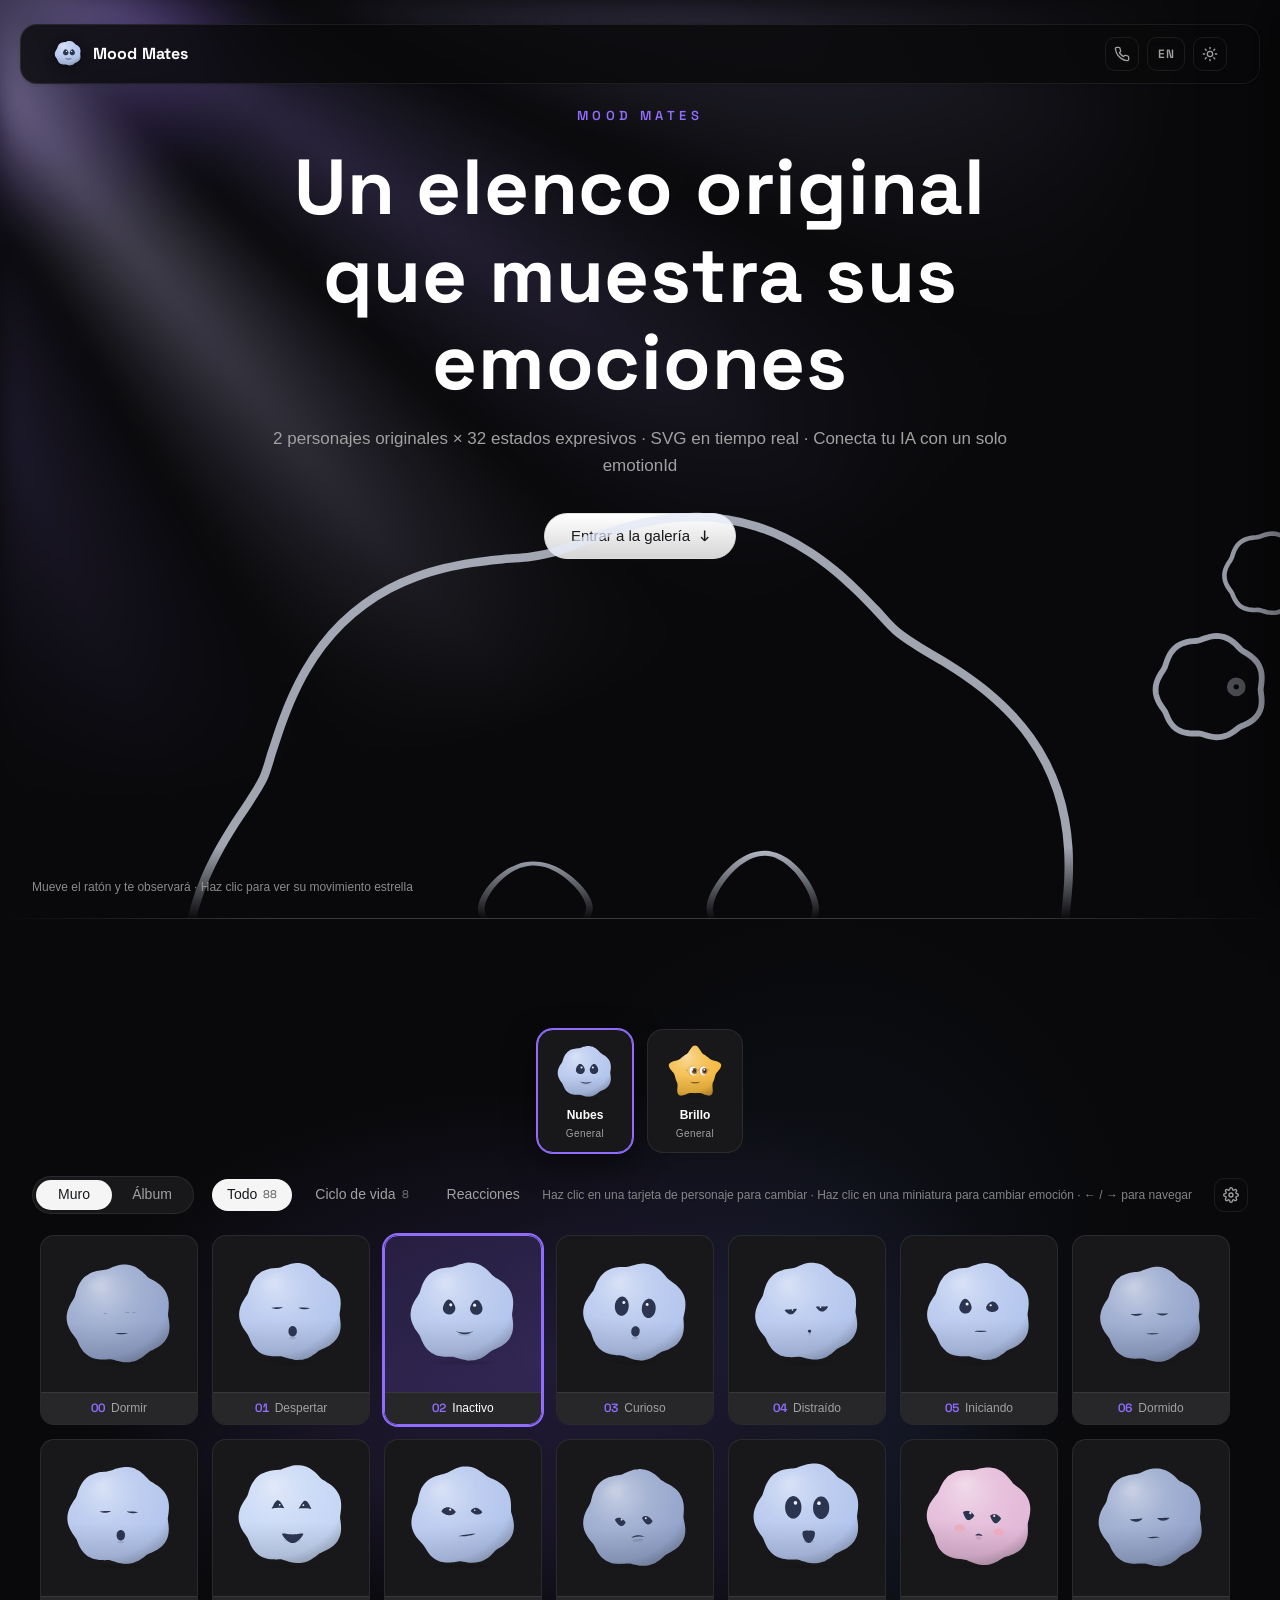
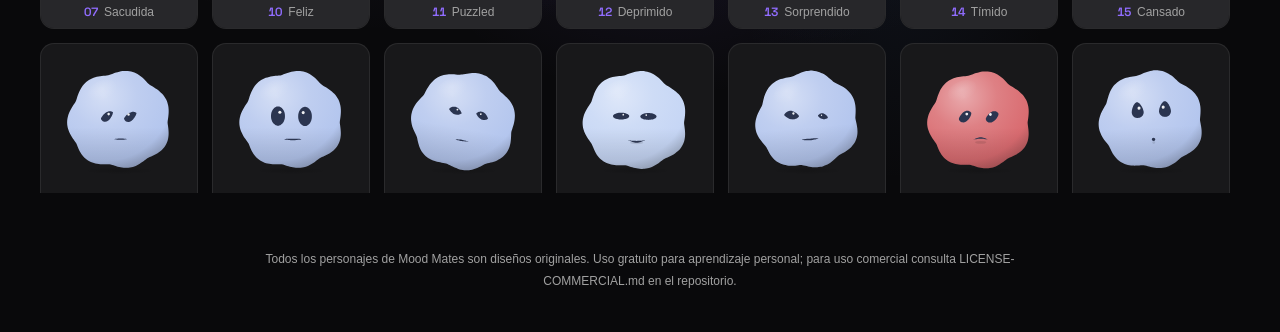
<file: rostro_animado/index.html>
<!DOCTYPE html>
<html lang="es" data-theme="dark">
<head>
  <meta charset="UTF-8">
  <meta name="viewport" content="width=device-width, initial-scale=1.0">
  <meta name="description" content="Mood Mates · Galería de personajes · Dos personajes originales × 32 expresiones de estado (SVG impulsado en tiempo real / Conexión emotionId con IA / Bilingüe y doble tema)">
  <title>Mood Mates · Galería de personajes</title>
  <link rel="icon" type="image/png" href="assets/img/favicon.png">
  <link rel="preconnect" href="https://fonts.googleapis.com">
  <link rel="preconnect" href="https://fonts.gstatic.com" crossorigin>
  <link href="https://fonts.googleapis.com/css2?family=Space+Grotesk:wght@500;600;700&display=swap" rel="stylesheet">
  <link rel="stylesheet" href="site/style.css?v=21e">
</head>
<body class="mode-wall">

  <!-- Navegación suspensa: logotipo de marca / idioma / tema -->
  <header class="topbar">
    <div class="brand">
      <span id="brandBall" class="brand-ball" aria-hidden="true"></span>
      <span class="brand-name" data-i18n="brandName">Mood Mates</span>
    </div>
    <div class="top-actions">
      <button type="button" id="callToggle" class="icon-btn call-btn" aria-label="Videollamada con el bot" title="Videollamada con el bot">
        <svg viewBox="0 0 24 24" width="16" height="16" fill="none" stroke="currentColor" stroke-width="2" stroke-linecap="round" stroke-linejoin="round"><path d="M22 16.92v3a2 2 0 0 1-2.18 2 19.79 19.79 0 0 1-8.63-3.07 19.5 19.5 0 0 1-6-6 19.79 19.79 0 0 1-3.07-8.67A2 2 0 0 1 4.11 2h3a2 2 0 0 1 2 1.72c.13.96.36 1.9.7 2.81a2 2 0 0 1-.45 2.11L8.09 9.91a16 16 0 0 0 6 6l1.27-1.27a2 2 0 0 1 2.11-.45c.91.34 1.85.57 2.81.7A2 2 0 0 1 22 16.92z"/></svg>
      </button>
      <button type="button" id="langToggle" class="icon-btn lang-btn">EN</button>
      <button type="button" id="themeToggle" class="icon-btn" aria-label="Theme">
        <svg class="ico-moon" viewBox="0 0 24 24" width="16" height="16" fill="none" stroke="currentColor" stroke-width="2" stroke-linecap="round" stroke-linejoin="round"><path d="M21 12.8A9 9 0 1 1 11.2 3 7 7 0 0 0 21 12.8z"/></svg>
        <svg class="ico-sun" viewBox="0 0 24 24" width="16" height="16" fill="none" stroke="currentColor" stroke-width="2" stroke-linecap="round" stroke-linejoin="round"><circle cx="12" cy="12" r="4"/><path d="M12 2v2M12 20v2M4.9 4.9l1.4 1.4M17.7 17.7l1.4 1.4M2 12h2M20 12h2M4.9 19.1l1.4-1.4M17.7 6.3l1.4-1.4"/></svg>
      </button>
    </div>
  </header>

  <main class="page">

    <!-- Hero de apertura: título grande + personaje de línea de boceto semitransparente en la base -->
    <section class="hero" id="hero">
      <div class="hero-backdrop" aria-hidden="true"></div>
      <div class="hero-copy">
        <p class="hero-eyebrow" data-i18n="heroEyebrow">MOOD MATES</p>
        <h1 class="hero-title" data-i18n="heroTitle">Un equipo completo de compañeros-originales que expresan emociones</h1>
        <p class="hero-sub" data-i18n="heroSub">2 personajes originales × 32 expresiones de estado · SVG impulsado en tiempo real · Un emotionId para conectar con IA</p>
        <button type="button" id="heroCta" class="hero-cta"><span data-i18n="heroCta">Ver galería</span><span class="cta-arrow" aria-hidden="true">↓</span></button>
      </div>
      <p class="hero-hint" data-i18n="heroHint">Muévle el ratón y te mirará · Haz clic para ver su movimiento distintivo</p>
      <div class="hero-bot-clip" aria-hidden="true">
        <div id="heroBot" class="hero-bot"></div>
      </div>
    </section>

    <!-- Zona principal de la galería: fila de personajes + doble modo (muro / álbum) -->
    <section class="gallery" id="gallery">
      <!-- Fila de personajes: situada encima de las pestañas de filtro, clicar para cambiar toda la galería -->
      <div id="castRow" class="cast-row" aria-label="Characters"></div>

      <div class="gallery-head">
        <nav class="mode-switch" aria-label="View mode">
          <button type="button" id="modeWall" class="mode-btn active" data-i18n="navWall">Muro</button>
          <button type="button" id="modeAlbum" class="mode-btn" data-i18n="navAlbum">Álbum</button>
        </nav>
        <nav id="tabs" class="tabs"></nav>
        <p id="galleryHint" class="gallery-hint" data-i18n="galleryHint">Haz clic en la carta del personaje para cambiar · haz clic en la miniatura para cambiar la expresión · ← / → para navegar</p>
        <button type="button" id="settingsToggle" class="icon-btn settings-btn" aria-label="Settings">
          <svg viewBox="0 0 24 24" width="16" height="16" fill="none" stroke="currentColor" stroke-width="2" stroke-linecap="round" stroke-linejoin="round"><circle cx="12" cy="12" r="3"/><path d="M19.4 15a1.7 1.7 0 0 0 .34 1.87l.06.06a2 2 0 1 1-2.83 2.83l-.06-.06a1.7 1.7 0 0 0-1.87-.34 1.7 1.7 0 0 0-1 1.55V21a2 2 0 1 1-4 0v-.09a1.7 1.7 0 0 0-1-1.55 1.7 1.7 0 0 0-1.87.34l-.06.06a2 2 0 1 1-2.83-2.83l.06-.06a1.7 1.7 0 0 0 .34-1.87 1.7 1.7 0 0 0-1.55-1H3a2 2 0 1 1 0-4h.09a1.7 1.7 0 0 0 1.55-1 1.7 1.7 0 0 0-.34-1.87l-.06-.06a2 2 0 1 1 2.83-2.83l.06.06a1.7 1.7 0 0 0 1.87.34h.09a1.7 1.7 0 0 0 1-1.55V3a2 2 0 1 1 4 0v.09a1.7 1.7 0 0 0 1 1.55 1.7 1.7 0 0 0 1.87-.34l.06-.06a2 2 0 1 1 2.83 2.83l-.06.06a1.7 1.7 0 0 0-.34 1.87v.09a1.7 1.7 0 0 0 1.55 1H21a2 2 0 1 1 0 4h-.09a1.7 1.7 0 0 0-1.55 1z"/></svg>
        </button>
      </div>

      <div class="thumb-zone" id="thumbZone">
        <div id="thumbFlow" class="thumb-flow"></div>
      </div>

      <div class="stage-zone">
        <button type="button" id="navPrev" class="pager-btn" aria-label="Previous">
          <svg viewBox="0 0 24 24" width="20" height="20" fill="none" stroke="currentColor" stroke-width="2.4" stroke-linecap="round" stroke-linejoin="round"><path d="M15 18l-6-6 6-6"/></svg>
        </button>

        <div class="stage-block">
          <button type="button" id="stageClose" class="icon-btn stage-close" aria-label="Close">
            <svg viewBox="0 0 24 24" width="16" height="16" fill="none" stroke="currentColor" stroke-width="2.2" stroke-linecap="round"><path d="M6 6l12 12M18 6L6 18"/></svg>
          </button>
          <div id="tips" class="tips" role="status"></div>
          <div id="stage" class="stage"></div>
          <div class="emo-meta">
            <span id="emoId" class="emo-id">ID --</span>
            <span id="emoName" class="emo-name">--</span>
            <span id="pager" class="pager-ind">-- / --</span>
          </div>
          <p id="emoDesc" class="emo-desc"></p>
        </div>

        <button type="button" id="navNext" class="pager-btn" aria-label="Next">
          <svg viewBox="0 0 24 24" width="20" height="20" fill="none" stroke="currentColor" stroke-width="2.4" stroke-linecap="round" stroke-linejoin="round"><path d="M9 6l6 6-6 6"/></svg>
        </button>
      </div>
    </section>

  </main>

  <!-- Pie de página: declaración de originalidad + entrada de licencia comercial -->
  <footer class="site-foot">
    <p data-i18n="footNote">Todos los personajes de Mood Mates son diseños originales. Uso gratuito para aprendizaje personal; para uso comercial, consulta LICENSE-COMMERCIAL.md en el repositorio.</p>
  </footer>

  <!-- Cajón de configuración -->
  <div id="drawerMask" class="drawer-mask" hidden></div>
  <aside id="drawer" class="drawer" aria-hidden="true">
    <div class="drawer-head">
      <h2 data-i18n="drawerTitle">Configuración</h2>
      <button type="button" id="drawerClose" class="icon-btn" aria-label="Close">
        <svg viewBox="0 0 24 24" width="16" height="16" fill="none" stroke="currentColor" stroke-width="2.2" stroke-linecap="round"><path d="M6 6l12 12M18 6L6 18"/></svg>
      </button>
    </div>

    <section class="drawer-sec">
      <h3 data-i18n="secAppearance">Apariencia</h3>
      <div class="field">
        <label for="charSelect" data-i18n="lblCharacter">Personaje</label>
        <select id="charSelect" class="select"></select>
      </div>
      <div class="field" id="variantField" style="display:none">
        <label for="variantSelect" data-i18n="lblVariant">Contorno corporal</label>
        <select id="variantSelect" class="select"></select>
      </div>
      <div class="field">
        <label for="sketchToggle" data-i18n="lblSketch">Modo boceto</label>
        <label class="switch">
          <input type="checkbox" id="sketchToggle">
          <span class="slider"></span>
        </label>
      </div>
    </section>

    <section class="drawer-sec">
      <h3 data-i18n="secDemo">Demostración</h3>
      <div class="field">
        <label for="tourToggle" data-i18n="lblTour">Recorrido automático</label>
        <label class="switch">
          <input type="checkbox" id="tourToggle">
          <span class="slider"></span>
        </label>
      </div>
      <div class="field">
        <label for="tourInterval" data-i18n="lblInterval">Intervalo de recorrido</label>
        <select id="tourInterval" class="select">
          <option value="1500">1.5s</option>
          <option value="2500" selected>2.5s</option>
          <option value="4000">4s</option>
        </select>
      </div>
    </section>

    <section class="drawer-sec">
      <h3 data-i18n="secAI">Simulación de conexión IA</h3>
      <input id="aiInput" class="ai-input" type="text" spellcheck="false"
             value='{"emotionId":"30","tips":"Pensando en la pregunta del usuario"}'>
      <div class="btn-row">
        <button type="button" id="aiSend" class="btn primary" data-i18n="btnSend">Enviar</button>
        <button type="button" id="aiSampleErr" class="btn ghost" data-i18n="btnSampleErr">Ejemplo: error</button>
        <button type="button" id="aiSampleBad" class="btn ghost" data-i18n="btnSampleBad">Ejemplo: ID desconocido</button>
      </div>
    </section>

    <section class="drawer-sec">
      <h3 data-i18n="secConfig">Configuración</h3>
      <div class="btn-row">
        <button type="button" id="btnExport" class="btn" data-i18n="btnExport">Exportar configuración</button>
        <button type="button" id="btnImport" class="btn" data-i18n="btnImport">Importar configuración</button>
      </div>
      <input type="file" id="importFile" accept=".json,application/json" hidden>
    </section>
  </aside>

  <!-- ═══════ Modal de videollamada con bot animado (call-overlay) ═══════
       Reutiliza la capa multimedia src/media/* sobre el motor ya cargado en esta página.
       La versión standalone completa sigue disponible en call.html -->
  <div id="callMask" class="drawer-mask" hidden></div>
  <aside id="callOverlay" class="call-overlay" aria-hidden="true">
    <div class="call-head">
      <h2 data-i18n="callTitle">📞 Videollamada con el bot</h2>
      <button type="button" id="callClose" class="icon-btn" aria-label="Close">
        <svg viewBox="0 0 24 24" width="16" height="16" fill="none" stroke="currentColor" stroke-width="2.2" stroke-linecap="round"><path d="M6 6l12 12M18 6L6 18"/></svg>
      </button>
    </div>

    <div id="callStatus" class="call-status">Pulsa «Iniciar llamada» para conectar cámara y micrófono.</div>

    <div class="call-grid">
      <div class="call-col">
        <div id="callBotBox" class="call-bot-box"></div>
        <p class="call-meta">Emoción: <span id="callBotEmo">--</span> · WebRTC: <span id="callRtcState" class="call-badge idle">idle</span></p>
        <label for="callCharSelect" data-i18n="lblCharacter">Personaje</label>
        <select id="callCharSelect" class="select">
          <option value="nimbo" selected>Nimbo</option>
          <option value="twinkle">Twinkle</option>
        </select>
      </div>

      <div class="call-col">
        <label for="callCameraSelect" data-i18n="callCamLabel">Cámara</label>
        <select id="callCameraSelect" class="select"><option value="">Predeterminado</option></select>
        <video id="callLocalVideo" autoplay playsinline muted></video>

        <label for="callMicSelect" data-i18n="callMicLabel">Micrófono</label>
        <select id="callMicSelect" class="select"><option value="">Predeterminado</option></select>

        <label for="callSpeakerSelect" data-i18n="callSpkLabel">Bocina / salida (setSinkId)</label>
        <select id="callSpeakerSelect" class="select"><option value="">Predeterminado</option></select>
        <audio id="callRemoteAudio" autoplay controls></audio>
      </div>
    </div>

    <div class="call-controls">
      <button type="button" id="callStartBtn" class="btn primary" data-i18n="callBtnStart">📞 Iniciar llamada</button>
      <button type="button" id="callMuteBtn" class="btn" disabled data-i18n="callBtnMute">🎤 Silenciar</button>
      <button type="button" id="callCamBtn" class="btn" disabled data-i18n="callBtnCam">📷 Cámara OFF</button>
      <button type="button" id="callEndBtn" class="btn ghost" disabled data-i18n="callBtnEnd">☎️ Colgar</button>
    </div>
    <p class="call-hint" data-i18n="callHint">Señalización loopback local (sin servidor). Para un backend real, usa call.html con modo WebSocket.</p>
  </aside>

  <!-- Indicador de estado flotante -->
  <div id="toast" class="toast" role="status"></div>

  <!-- Orden de carga: biblioteca de geometría → capa de renderizar → capa de rasgos → capa de efectos → datos de emociones → motor → paquete de personajes → textos → capa de interacción -->
  <script src="src/core/geometry.js"></script>
  <script src="src/core/render.js?v=22d"></script>
  <script src="src/core/features.js"></script>
  <script src="src/core/fx.js?v=21a"></script>
  <script src="src/data/emotions.js?v=22a"></script>
  <script src="src/core/engine.js?v=22d"></script>
  <script src="src/characters/nimbo.js?v=21a"></script>
  <script src="src/characters/twinkle.js"></script>
  <!-- Capa multimedia: dispositivos + WebRTC + sesión de llamada -->
  <script src="src/media/MediaDeviceManager.js"></script>
  <script src="src/media/WebRTCClient.js"></script>
  <script src="src/media/CallSession.js"></script>
  <script src="site/i18n.js"></script>
  <script src="site/app.js"></script>
  <!-- Glue que integra la videollamada (call.html) dentro del index -->
  <script src="site/call.js?v=1a"></script>
</body>
</html>
</file>
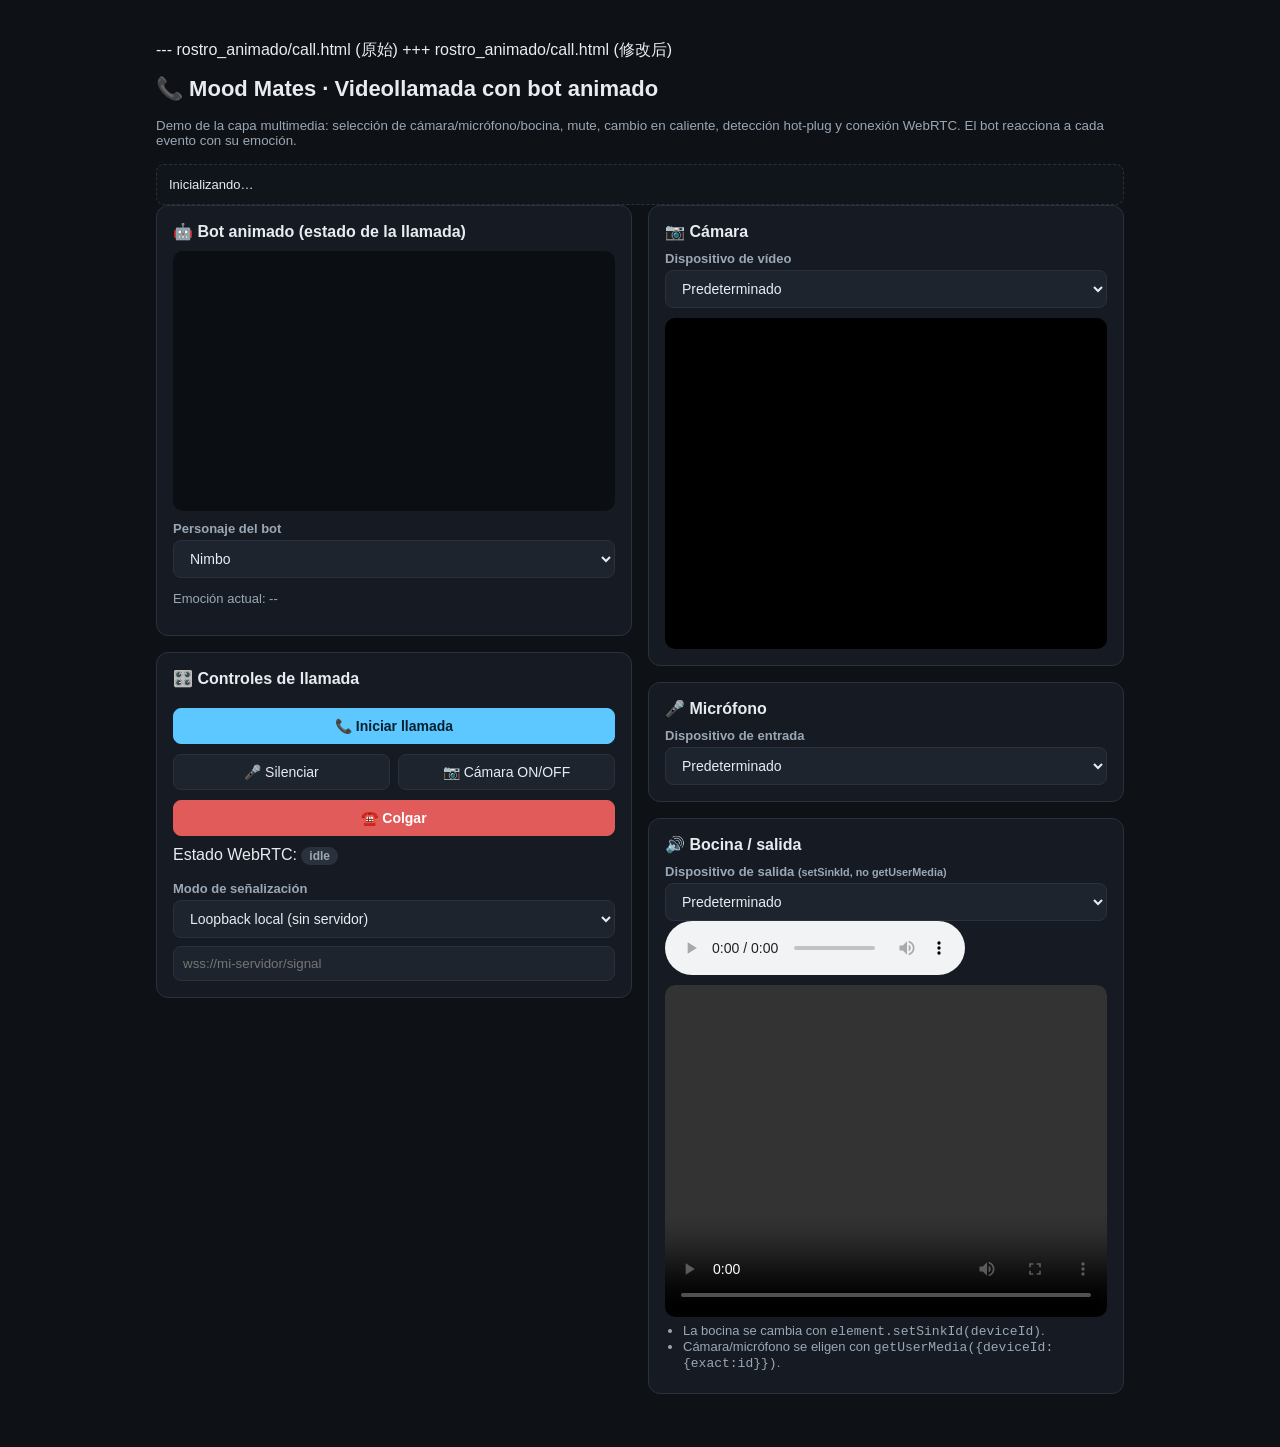
<file: rostro_animado/call.html>
--- rostro_animado/call.html (原始)


+++ rostro_animado/call.html (修改后)
<!DOCTYPE html>
<html lang="es">
<head>
  <meta charset="UTF-8">
  <meta name="viewport" content="width=device-width, initial-scale=1.0">
  <title>Mood Mates · Videollamada con bot animado (demo)</title>
  <style>
    :root { --bg:#0e1116; --card:#161b23; --line:#2a313c; --text:#e8ecf1; --muted:#9aa7b5;
            --accent:#5cc8ff; --ok:#4cc38a; --danger:#e25b5b; }
    * { box-sizing: border-box; }
    body { font-family:'Segoe UI',Arial,sans-serif; background:var(--bg); color:var(--text);
           max-width:1000px; margin:24px auto; padding:16px; }
    h1 { font-size:22px; } h2 { font-size:16px; margin:0 0 10px; }
    .layout { display:grid; grid-template-columns:1fr 1fr; gap:16px; }
    @media (max-width:760px){ .layout{grid-template-columns:1fr;} }
    section { background:var(--card); border:1px solid var(--line); border-radius:12px; padding:16px; margin-bottom:16px; }
    label { display:block; margin:10px 0 4px; font-size:13px; color:var(--muted); font-weight:600; }
    select, button { width:100%; padding:9px 12px; border-radius:8px; border:1px solid var(--line);
                     background:#1d242e; color:var(--text); font-size:14px; }
    button { cursor:pointer; margin-top:10px; }
    button:hover { border-color:var(--accent); }
    button.primary { background:var(--accent); color:#06202e; font-weight:700; border-color:var(--accent); }
    button.danger  { background:var(--danger); color:#fff; border-color:var(--danger); font-weight:700; }
    button.warn    { background:#8a6d1c; color:#fff; border-color:#8a6d1c; }
    video { width:100%; background:#000; border-radius:10px; margin-top:10px; aspect-ratio:4/3; object-fit:cover; }
    #botBox { height:260px; display:flex; align-items:center; justify-content:center;
              background:#0b0e12; border-radius:10px; }
    #status { padding:12px; border-radius:8px; background:#10151c; border:1px dashed var(--line);
              font-size:13px; min-height:40px; white-space:pre-wrap; }
    .btnrow { display:flex; gap:8px; }
    .badge { display:inline-block; padding:2px 8px; border-radius:99px; font-size:12px; font-weight:700; }
    .badge.idle{background:#2a313c;color:var(--muted);} .badge.connecting{background:#8a6d1c;color:#ffe9a8;}
    .badge.connected{background:#1d4d33;color:#8ce6b0;} .badge.failed,.badge.disconnected{background:#4d1d1d;color:#ff9c9c;}
    small { color:var(--muted); }
    ul { margin:6px 0; padding-left:18px; color:var(--muted); font-size:13px; }
  </style>
</head>
<body>

<h1>📞 Mood Mates · Videollamada con bot animado</h1>
<p><small>Demo de la capa multimedia: selección de cámara/micrófono/bocina, mute, cambio en caliente,
detección hot-plug y conexión WebRTC. El bot reacciona a cada evento con su emoción.</small></p>

<div id="status">Inicializando…</div>

<div class="layout">

  <!-- ═══════ Columna izquierda: el bot (el "compañero de llamada") ═══════ -->
  <div>
    <section>
      <h2>🤖 Bot animado (estado de la llamada)</h2>
      <div id="botBox"></div>
      <label>Personaje del bot</label>
      <select id="botChar">
        <option value="nimbo" selected>Nimbo</option>
        <option value="twinkle">Twinkle</option>
      </select>
      <p style="font-size:13px;color:var(--muted)">Emoción actual: <span id="botEmo">--</span></p>
    </section>

    <section>
      <h2>🎛️ Controles de llamada</h2>
      <button id="startBtn" class="primary">📞 Iniciar llamada</button>
      <div class="btnrow">
        <button id="muteBtn" disabled>🎤 Silenciar</button>
        <button id="camBtn" disabled>📷 Cámara ON/OFF</button>
      </div>
      <button id="endBtn" class="danger" disabled>☎️ Colgar</button>
      <p style="margin-top:10px">Estado WebRTC: <span id="rtcState" class="badge idle">idle</span></p>
      <label>Modo de señalización</label>
      <select id="signalMode">
        <option value="loopback" selected>Loopback local (sin servidor)</option>
        <option value="ws">WebSocket real (url abajo)</option>
      </select>
      <input id="signalUrl" placeholder="wss://mi-servidor/signal" style="margin-top:8px;width:100%;padding:9px;border-radius:8px;border:1px solid var(--line);background:#1d242e;color:var(--text)">
    </section>
  </div>

  <!-- ═══════ Columna derecha: dispositivos ═══════ -->
  <div>
    <section>
      <h2>📷 Cámara</h2>
      <label for="cameraSelect">Dispositivo de vídeo</label>
      <select id="cameraSelect"><option value="">Predeterminado</option></select>
      <video id="localVideo" autoplay playsinline muted></video>
    </section>

    <section>
      <h2>🎤 Micrófono</h2>
      <label for="microphoneSelect">Dispositivo de entrada</label>
      <select id="microphoneSelect"><option value="">Predeterminado</option></select>
    </section>

    <section>
      <h2>🔊 Bocina / salida</h2>
      <label for="speakerSelect">Dispositivo de salida <small>(setSinkId, no getUserMedia)</small></label>
      <select id="speakerSelect"><option value="">Predeterminado</option></select>
      <audio id="remoteAudio" controls autoplay></audio>
      <video id="remoteVideo" autoplay playsinline controls></video>
      <ul>
        <li>La bocina se cambia con <code>element.setSinkId(deviceId)</code>.</li>
        <li>Cámara/micrófono se eligen con <code>getUserMedia({deviceId:{exact:id}})</code>.</li>
      </ul>
    </section>
  </div>
</div>

<!-- Motor Mood Mates (orden fijo documentado en docs/INTEGRATION.md) -->
<script src="src/core/geometry.js"></script>
<script src="src/core/render.js?v=22d"></script>
<script src="src/core/features.js"></script>
<script src="src/core/fx.js"></script>
<script src="src/data/emotions.js"></script>
<script src="src/core/engine.js"></script>
<script src="src/characters/nimbo.js"></script>
<script src="src/characters/twinkle.js"></script>

<!-- Capa multimedia nueva -->
<script src="src/media/MediaDeviceManager.js"></script>
<script src="src/media/WebRTCClient.js"></script>
<script src="src/media/CallSession.js"></script>
<!-- v2.3 · Tracking facial (mismo orden que index.html) -->
<!-- v2.5.1 — F3: cache-busters ?v=253 en todos los módulos de tracking para
     forzar recarga tras la corrección del worker/bridge (evita servir la
     versión obsoleta cacheada que cancelaba el tracking). -->
<script src="src/media/EmotionPolicy.js?v=253"></script>
<script src="src/tracking/Filters.js?v=253"></script>
<script src="src/tracking/MpLoader.js?v=253"></script>
<script src="src/tracking/Backends.js?v=253"></script>
<script src="src/tracking/TrackingBridge.js?v=253"></script>

<script>
(function () {
  'use strict';

  var $ = function (id) { return document.getElementById(id); };
  var statusEl = $('status');
  function setStatus(msg) { statusEl.textContent = msg; }

  /* ---------------- Bot animado (motor MoodMates) ---------------- */
  var mate = null;
  function buildBot(charId) {
    if (mate) { try { mate.destroy(); } catch (e) {} }
    var MM = window.MoodMates;  /* motor de animación expuesto por engine.js */
    mate = MM ($('botBox'), { character: charId || 'nimbo', emotion: '02', idle: true });
    mate.on('change', function (e) { $('botEmo').textContent = e.id + ' · ' + (e.def && e.def.name ? e.def.name.es || e.def.id : ''); });
  }
  buildBot('nimbo');
  $('botChar').addEventListener('change', function () { buildBot(this.value); });

  /* ---------------- Rellenado de selects de dispositivos ---------------- */
  function fillSelect(sel, devices, defaultName) {
    var prev = sel.value;
    sel.innerHTML = '';
    var opt0 = document.createElement('option');
    opt0.value = ''; opt0.textContent = 'Predeterminado';
    sel.appendChild(opt0);
    devices.forEach(function (d, i) {
      var o = document.createElement('option');
      o.value = d.deviceId;
      o.textContent = d.label || (defaultName + ' ' + (i + 1));
      sel.appendChild(o);
    });
    if (prev && sel.querySelector('option[value="' + CSS.escape(prev) + '"]')) sel.value = prev;
  }

  /* ---------------- Señalización loopback (demo sin servidor) -------
   * Simula un peer remoto conectando dos RTCPeerConnection locales por
   * un canal de mensajes compartido — útil para probar toda la tubería
   * getUserMedia → tracks → offer/answer/ICE → ontrack sin backend.   */
  function makeLoopbackSignal() {
    var A = { handlers: {}, peers: [] };
    function mkSide(name) {
      return {
        on: function (evt, fn) { (this._h[evt] = this._h[evt] || []).push(fn); return this; },
        _h: {},
        open: function () { var self = this; return Promise.resolve().then(function () { self._fire('open'); }); },
        send: function (obj) {
          /* entrega diferida al otro lado, como una red real */
          var other = this.other;
          setTimeout(function () { if (other) other._fire('message', obj); }, 30);
          return true;
        },
        close: function () {},
        _fire: function (evt, p) { (this._h[evt] || []).forEach(function (f) { f(p); }); }
      };
    }
    var s1 = mkSide('client'), s2 = mkSide('server');
    s1.other = s2; s2.other = s1;
    /* "servidor" responde a join con una offer simulada? No: aquí nuestro
       WebRTCClient siempre ofrece; el lado pasivo responde con answer. */
    s2.on('message', async function (msg) {
      if (!s2.pc) {
        s2.pc = new RTCPeerConnection({ iceServers: [] });
        s2.pc.onicecandidate = function (ev) { if (ev.candidate) s2.send({ type: 'ice', candidate: ev.candidate }); };
        s2.pc.ontrack = function (ev) { s2.remoteStream = ev.streams[0]; };
      }
      if (msg.type === 'offer') {
        await s2.pc.setRemoteDescription(new RTCSessionDescription(msg.sdp));
        var ans = await s2.pc.createAnswer();
        await s2.pc.setLocalDescription(ans);
        s2.send({ type: 'answer', sdp: s2.pc.localDescription });
      } else if (msg.type === 'ice' && s2.pc) {
        try { await s2.pc.addIceCandidate(new RTCIceCandidate(msg.candidate)); } catch (e) {}
      }
    });
    return s1; /* el lado que usa WebRTCClient */
  }

  /* ---------------- Sesión de llamada ---------------- */
  var session = MM_Call.create({
    mate: mate,
    videoElement: $('localVideo'),
    remoteVideoElement: $('remoteVideo'),
    audioElements: [$('remoteAudio'), $('remoteVideo')],
    roomId: 'bot-call-demo',
    signal: makeLoopbackSignal(),     /* modo loopback por defecto */
    onMediaEvent: function (evt, data) {
      console.log('[media]', evt, data);
    },
    onCallEvent: function (evt, data) {
      console.log('[call]', evt, data);
      var badge = $('rtcState');
      if (evt === 'state') {
        badge.textContent = data.state;
        badge.className = 'badge ' + data.state;
      }
    },
    onDevicesChanged: function (devices) {
      refreshDeviceLists(devices);
      setStatus('Dispositivos detectados (hot-plug): ' +
        devices.videoinputs.length + ' cámaras · ' +
        devices.audioinputs.length + ' micrófonos · ' +
        devices.audiooutputs.length + ' salidas');
    }
  });

  function refreshDeviceLists(devices) {
    fillSelect($('cameraSelect'), devices.videoinputs, 'Cámara');
    fillSelect($('microphoneSelect'), devices.audioinputs, 'Micrófono');
    fillSelect($('speakerSelect'), devices.audiooutputs, 'Bocina');
  }

  /* Arranque: permisos → enumerate (los labels solo existen tras el permiso). */
  session.setup().then(function (devices) {
    refreshDeviceLists(devices);
    setStatus('Sistema multimedia listo.\n' +
      devices.videoinputs.length + ' cámaras · ' +
      devices.audioinputs.length + ' micrófonos · ' +
      devices.audiooutputs.length + ' salidas de audio.\n' +
      'Conecta tus dispositivos y pulsa "Iniciar llamada".');
  }).catch(function (e) {
    setStatus('Error: ' + e.message);
  });

  /* ---------------- Eventos de UI ---------------- */
  $('cameraSelect').addEventListener('change', async function () {
    session.media.camera.deviceId = this.value;
    if (session.media.camera.isRunning()) {
      if (session.rtc && session.rtc.pc) await session.switchCamera(this.value);
      else await session.media.startCamera(this.value);
      setStatus('Cámara cambiada en caliente (applyConstraints + replaceTrack).');
    }
  });

  $('microphoneSelect').addEventListener('change', async function () {
    session.media.microphone.deviceId = this.value;
    if (session.media.microphone.isRunning()) {
      if (session.rtc && session.rtc.pc) await session.switchMicrophone(this.value);
      else await session.media.startMicrophone(this.value);
      setStatus('Micrófono cambiado en caliente.');
    }
  });

  $('speakerSelect').addEventListener('change', async function () {
    if (!this.value) return;
    try {
      await session.selectSpeaker(this.value);
      setStatus('Salida de audio cambiada con setSinkId().');
    } catch (e) {
      setStatus('Error de salida de audio: ' + e.message);
    }
  });

  $('startBtn').addEventListener('click', async function () {
    this.disabled = true;
    /* Elegir modo de señalización ANTES de crear el WebRTCClient:
       loopback = par de canales simulados sin servidor; ws = señalización real. */
    if ($('signalMode').value === 'ws' && $('signalUrl').value) {
      session.options.signal = null;
      session.options.signalUrl = $('signalUrl').value;
    } else {
      session.options.signalUrl = null;
      session.options.signal = makeLoopbackSignal();
    }
    try {
      await session.startCall();
      $('muteBtn').disabled = false;
      $('camBtn').disabled = false;
      $('endBtn').disabled = false;
      setStatus('Llamada iniciada: cámara + micrófono → WebRTC. El bot está "pensando" hasta conectar.');
    } catch (e) {
      setStatus('No se pudo iniciar la llamada: ' + e.message);
      this.disabled = false;
    }
  });

  $('muteBtn').addEventListener('click', function () {
    var muted = session.toggleMute();
    this.textContent = muted ? '🔇 Reactivar micrófono' : '🎤 Silenciar';
    this.className = muted ? 'warn' : '';
    setStatus(muted ? 'Micrófono silenciado (track.enabled=false).' : 'Micrófono activo.');
  });

  $('camBtn').addEventListener('click', function () {
    var on = session.toggleCamera();
    setStatus(on ? 'Cámara encendida.' : 'Cámara apagada.');
  });

  $('endBtn').addEventListener('click', function () {
    session.endCall();
    $('startBtn').disabled = false;
    $('muteBtn').disabled = $('camBtn').disabled = $('endBtn').disabled = true;
    $('muteBtn').textContent = '🎤 Silenciar'; $('muteBtn').className = '';
    setStatus('Llamada finalizada. Dispositivos locales liberados.');
  });
})();
</script>
</body>
</html>
</file>
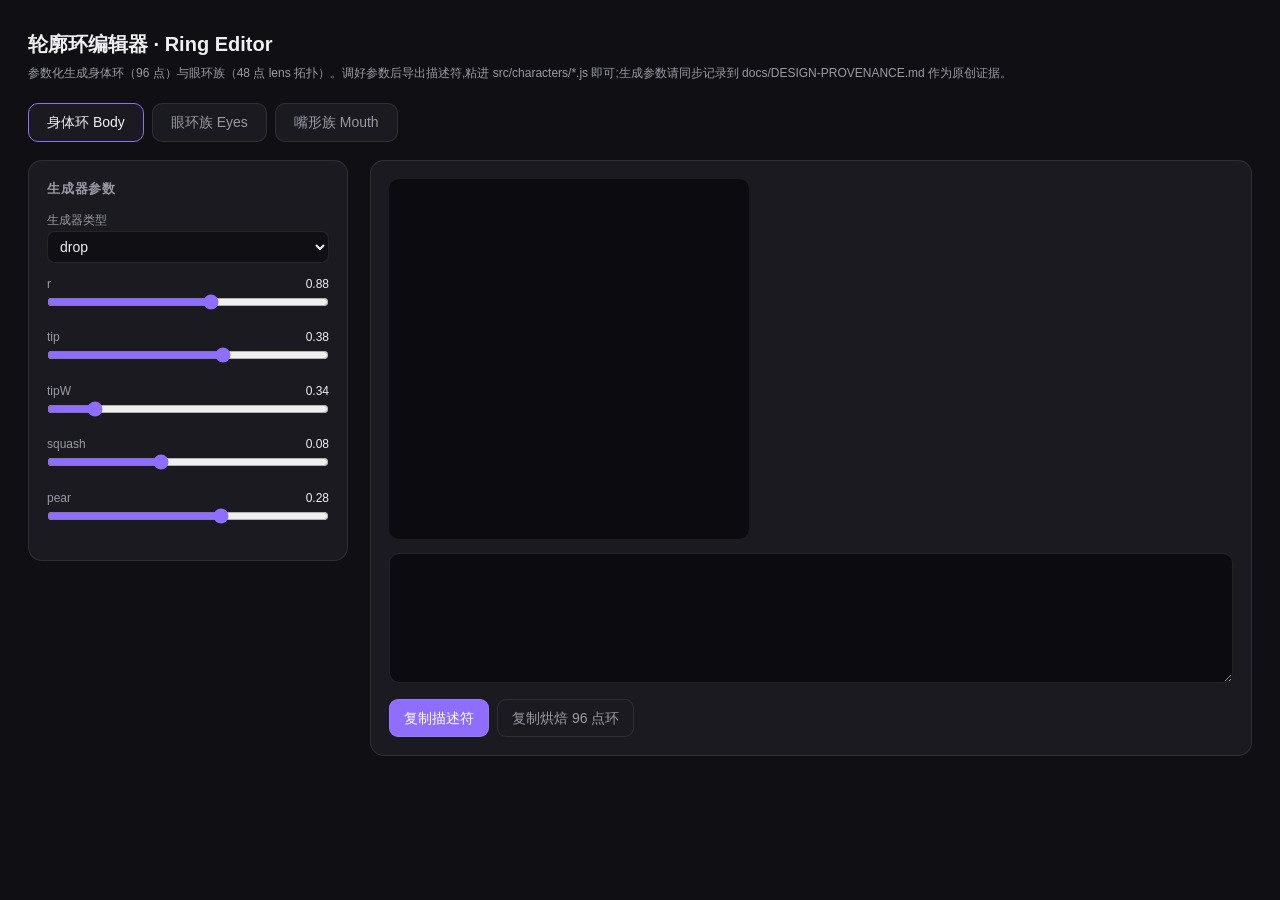
<file: rostro_animado/tools/ring-editor.html>
<!DOCTYPE html>
<html lang="zh-CN">
<head>
  <meta charset="UTF-8">
  <meta name="viewport" content="width=device-width, initial-scale=1.0">
  <title>Mood Mates · 轮廓环编辑器 Ring Editor</title>
  <style>
    :root {
      --bg: #101014; --card: #1a1a20; --line: rgba(255,255,255,0.09);
      --text: #f0f0f2; --muted: #9a9aa4; --accent: #8f6dff;
    }
    * { box-sizing: border-box; margin: 0; padding: 0; }
    body {
      background: var(--bg); color: var(--text);
      font: 14px/1.6 "Noto Sans SC", "Microsoft YaHei", sans-serif;
      padding: 28px; min-height: 100vh;
    }
    h1 { font-size: 20px; margin-bottom: 4px; }
    .sub { color: var(--muted); font-size: 12px; margin-bottom: 20px; }
    .tabs { display: flex; gap: 8px; margin-bottom: 18px; }
    .tab {
      padding: 7px 18px; border: 1px solid var(--line); border-radius: 10px;
      background: var(--card); color: var(--muted); cursor: pointer; font: inherit;
    }
    .tab.active { color: var(--text); border-color: var(--accent); }
    .layout { display: flex; gap: 22px; flex-wrap: wrap; align-items: flex-start; }
    .panel {
      background: var(--card); border: 1px solid var(--line);
      border-radius: 14px; padding: 18px; width: 320px;
    }
    .panel h2 { font-size: 13px; color: var(--muted); margin-bottom: 12px; letter-spacing: 0.06em; }
    .field { margin-bottom: 12px; }
    .field label { display: flex; justify-content: space-between; font-size: 12px; color: var(--muted); }
    .field label b { color: var(--text); font-weight: 500; }
    .field input[type=range] { width: 100%; accent-color: var(--accent); }
    select {
      width: 100%; background: var(--bg); color: var(--text);
      border: 1px solid var(--line); border-radius: 8px; padding: 6px 8px; font: inherit;
    }
    .preview {
      background: var(--card); border: 1px solid var(--line);
      border-radius: 14px; padding: 18px; flex: 1; min-width: 360px;
    }
    .preview svg { background: #0c0c10; border-radius: 10px; display: block; }
    .slot-grid { display: grid; grid-template-columns: repeat(auto-fill, minmax(120px, 1fr)); gap: 10px; }
    .slot-cell { text-align: center; }
    .slot-cell svg { width: 100%; background: #0c0c10; border-radius: 8px; }
    .slot-cell span { font-size: 11px; color: var(--muted); }
    .out {
      margin-top: 14px; width: 100%; height: 130px; resize: vertical;
      background: #0c0c10; color: #b8e0c8; border: 1px solid var(--line);
      border-radius: 10px; padding: 10px; font: 12px/1.5 Consolas, monospace;
    }
    .btn-row { display: flex; gap: 8px; margin-top: 10px; }
    button.act {
      padding: 7px 14px; border: 1px solid var(--line); border-radius: 9px;
      background: var(--accent); color: #fff; cursor: pointer; font: inherit;
    }
    button.act.ghost { background: transparent; color: var(--muted); }
    .hidden { display: none; }
  </style>
</head>
<body>
  <h1>轮廓环编辑器 · Ring Editor</h1>
  <p class="sub">参数化生成身体环（96 点）与眼环族（48 点 lens 拓扑）。调好参数后导出描述符,粘进 src/characters/*.js 即可;生成参数请同步记录到 docs/DESIGN-PROVENANCE.md 作为原创证据。</p>

  <div class="tabs">
    <button type="button" class="tab active" data-tab="body">身体环 Body</button>
    <button type="button" class="tab" data-tab="eye">眼环族 Eyes</button>
    <button type="button" class="tab" data-tab="mouth">嘴形族 Mouth</button>
  </div>

  <!-- 身体环 -->
  <div class="layout" id="tab-body">
    <div class="panel">
      <h2>生成器参数</h2>
      <div class="field">
        <label>生成器类型</label>
        <select id="bodyType"></select>
      </div>
      <div id="bodyParams"></div>
    </div>
    <div class="preview">
      <svg id="bodySvg" viewBox="0 0 240 240" width="360" height="360">
        <path id="bodyPath" fill="#8AD6C8" stroke="#5aa89c" stroke-width="1"/>
      </svg>
      <textarea class="out" id="bodyOut" readonly></textarea>
      <div class="btn-row">
        <button type="button" class="act" id="bodyCopyDesc">复制描述符</button>
        <button type="button" class="act ghost" id="bodyCopyRing">复制烘焙 96 点环</button>
      </div>
    </div>
  </div>

  <!-- 眼环族 -->
  <div class="layout hidden" id="tab-eye">
    <div class="panel">
      <h2>eyeStyle 参数</h2>
      <div id="eyeParams"></div>
    </div>
    <div class="preview">
      <div class="slot-grid" id="eyeGrid"></div>
      <textarea class="out" id="eyeOut" readonly></textarea>
      <div class="btn-row">
        <button type="button" class="act" id="eyeCopy">复制 eyeStyle</button>
      </div>
    </div>
  </div>

  <!-- 嘴形族 -->
  <div class="layout hidden" id="tab-mouth">
    <div class="panel">
      <h2>嘴形基准</h2>
      <div class="field">
        <label><span>嘴宽 w</span><b id="mouthWv">26</b></label>
        <input type="range" id="mouthW" min="14" max="44" step="1" value="26">
      </div>
      <p class="sub" style="margin-top:8px">槽位的高度 / 弯曲是语义常量,角色只调 w。</p>
    </div>
    <div class="preview">
      <div class="slot-grid" id="mouthGrid"></div>
    </div>
  </div>

  <script src="../src/core/geometry.js"></script>
  <script>
    (function () {
      'use strict';
      var GEO = window.MoodMates.geo;
      var $ = function (id) { return document.getElementById(id); };

      function ringPath(ring) {
        var s = 'M';
        for (var i = 0; i < ring.length; i++) {
          s += (i ? 'L' : '') + ring[i][0].toFixed(2) + ' ' + ring[i][1].toFixed(2);
        }
        return s + 'Z';
      }
      function copyText(text, btn) {
        navigator.clipboard.writeText(text).then(function () {
          var old = btn.textContent;
          btn.textContent = '已复制 ✓';
          setTimeout(function () { btn.textContent = old; }, 1200);
        });
      }
      function buildSlider(box, key, def, onInput) {
        var field = document.createElement('div');
        field.className = 'field';
        var label = document.createElement('label');
        var name = document.createElement('span');
        name.textContent = key;
        var val = document.createElement('b');
        val.textContent = def.v;
        label.appendChild(name);
        label.appendChild(val);
        var input = document.createElement('input');
        input.type = 'range';
        input.min = def.min; input.max = def.max; input.step = def.step; input.value = def.v;
        input.addEventListener('input', function () {
          val.textContent = input.value;
          onInput(key, parseFloat(input.value));
        });
        field.appendChild(label);
        field.appendChild(input);
        box.appendChild(field);
        return input;
      }

      /* ---------- Tab 切换 ---------- */
      document.querySelectorAll('.tab').forEach(function (tab) {
        tab.addEventListener('click', function () {
          document.querySelectorAll('.tab').forEach(function (t) { t.classList.toggle('active', t === tab); });
          ['body', 'eye', 'mouth'].forEach(function (k) {
            $('tab-' + k).classList.toggle('hidden', tab.dataset.tab !== k);
          });
        });
      });

      /* ---------- 身体环 ---------- */
      var BODY_SCHEMAS = {
        drop:   { r: { min: 0.5, max: 1.15, step: 0.01, v: 0.88 }, tip: { min: 0, max: 0.6, step: 0.01, v: 0.38 }, tipW: { min: 0.2, max: 1.2, step: 0.05, v: 0.34 }, squash: { min: 0, max: 0.2, step: 0.01, v: 0.08 }, pear: { min: 0, max: 0.45, step: 0.01, v: 0.28 } },
        cloud:  { r: { min: 0.5, max: 1.1, step: 0.01, v: 0.94 }, lobes: { min: 3, max: 12, step: 1, v: 7 }, amp: { min: 0, max: 0.2, step: 0.005, v: 0.08 }, flat: { min: 0, max: 0.3, step: 0.01, v: 0.12 } },
        star:   { r: { min: 0.6, max: 1.15, step: 0.01, v: 1.02 }, points: { min: 3, max: 8, step: 1, v: 5 }, inner: { min: 0.4, max: 0.95, step: 0.01, v: 0.74 }, sharp: { min: 0, max: 1, step: 0.05, v: 0.5 } },
        flame:  { r: { min: 0.5, max: 1.1, step: 0.01, v: 0.84 }, tip: { min: 0, max: 0.8, step: 0.01, v: 0.52 }, tipW: { min: 0.3, max: 1.1, step: 0.02, v: 0.58 }, lean: { min: -0.8, max: 0.8, step: 0.02, v: 0.32 }, wob: { min: 0, max: 0.1, step: 0.005, v: 0.018 }, pear: { min: 0, max: 0.4, step: 0.01, v: 0.22 }, flick: { min: 0, max: 0.45, step: 0.01, v: 0.18 }, squash: { min: 0, max: 0.15, step: 0.01, v: 0.08 } },
        heart:  { r: { min: 0.5, max: 1.1, step: 0.01, v: 0.93 }, lobe: { min: 0, max: 0.4, step: 0.01, v: 0.23 }, spread: { min: 0.3, max: 1, step: 0.02, v: 0.6 }, notch: { min: 0, max: 0.35, step: 0.01, v: 0.2 }, point: { min: 0, max: 0.5, step: 0.01, v: 0.26 } },
        peach:  { r: { min: 0.5, max: 1.1, step: 0.01, v: 0.95 }, dip: { min: 0, max: 0.2, step: 0.005, v: 0.09 }, point: { min: 0, max: 0.2, step: 0.005, v: 0.05 }, squash: { min: 0, max: 0.18, step: 0.01, v: 0.06 } },
        pig:    { r: { min: 0.5, max: 1.1, step: 0.01, v: 0.86 }, ear: { min: 0, max: 0.4, step: 0.01, v: 0.19 }, spread: { min: 0.3, max: 1, step: 0.02, v: 0.68 }, earW: { min: 0.15, max: 0.6, step: 0.01, v: 0.32 }, squash: { min: 0, max: 0.2, step: 0.01, v: 0.04 }, wide: { min: 0, max: 0.35, step: 0.01, v: 0.2 } },
        bag:    { w: { min: 0.5, max: 1.15, step: 0.01, v: 0.94 }, h: { min: 0.5, max: 1.15, step: 0.01, v: 0.96 }, n: { min: 2, max: 6, step: 0.1, v: 3.1 }, taper: { min: 0, max: 0.3, step: 0.01, v: 0.13 } },
        shield: { r: { min: 0.5, max: 1.1, step: 0.01, v: 0.88 }, point: { min: 0, max: 0.5, step: 0.01, v: 0.22 }, top: { min: 0, max: 0.2, step: 0.01, v: 0.07 } }
      };
      var bodyState = { type: 'drop' };
      var bodyRing = null;

      var typeSel = $('bodyType');
      Object.keys(BODY_SCHEMAS).forEach(function (t) {
        var opt = document.createElement('option');
        opt.value = t; opt.textContent = t;
        typeSel.appendChild(opt);
      });

      function rebuildBodyParams() {
        var box = $('bodyParams');
        box.innerHTML = '';
        var schema = BODY_SCHEMAS[bodyState.type];
        var next = { type: bodyState.type };
        Object.keys(schema).forEach(function (k) {
          next[k] = schema[k].v = (bodyState[k] != null ? bodyState[k] : schema[k].v);
          buildSlider(box, k, schema[k], function (key, v) {
            bodyState[key] = v;
            renderBody();
          });
        });
        bodyState = next;
        renderBody();
      }
      function renderBody() {
        bodyRing = GEO.buildBody(bodyState);
        $('bodyPath').setAttribute('d', ringPath(bodyRing));
        $('bodyOut').value = 'body: ' + JSON.stringify(bodyState).replace(/"([a-z]+)":/gi, ' $1: ').replace('{', '{').replace(/,/g, ', ');
      }
      typeSel.addEventListener('change', function () {
        bodyState = { type: typeSel.value };
        rebuildBodyParams();
      });
      $('bodyCopyDesc').addEventListener('click', function () { copyText($('bodyOut').value, this); });
      $('bodyCopyRing').addEventListener('click', function () {
        copyText(JSON.stringify(bodyRing), this);
      });
      rebuildBodyParams();

      /* ---------- 眼环族 ---------- */
      var EYE_SCHEMA = {
        dx:   { min: 14, max: 46, step: 1, v: 30 },
        cy:   { min: 80, max: 120, step: 1, v: 102 },
        w:    { min: 12, max: 40, step: 0.5, v: 25 },
        h:    { min: 14, max: 48, step: 0.5, v: 33 },
        taper:{ min: 0.2, max: 1.2, step: 0.02, v: 0.42 },
        tilt: { min: -15, max: 15, step: 0.5, v: 0 },
        bend: { min: -0.3, max: 0.5, step: 0.01, v: 0.02 }
      };
      var eyeState = {};
      Object.keys(EYE_SCHEMA).forEach(function (k) { eyeState[k] = EYE_SCHEMA[k].v; });

      (function buildEyePanel() {
        var box = $('eyeParams');
        Object.keys(EYE_SCHEMA).forEach(function (k) {
          buildSlider(box, k, EYE_SCHEMA[k], function (key, v) {
            eyeState[key] = v;
            renderEyes();
          });
        });
      })();

      function renderEyes() {
        var grid = $('eyeGrid');
        grid.innerHTML = '';
        GEO.eyeSlots.forEach(function (slot) {
          var pair = GEO.buildEyePair(slot, eyeState);
          var cell = document.createElement('div');
          cell.className = 'slot-cell';
          var svg = document.createElementNS('http://www.w3.org/2000/svg', 'svg');
          svg.setAttribute('viewBox', '50 60 140 90');
          var pL = document.createElementNS('http://www.w3.org/2000/svg', 'path');
          pL.setAttribute('d', ringPath(pair[0]));
          pL.setAttribute('fill', '#e8e8f0');
          var pR = document.createElementNS('http://www.w3.org/2000/svg', 'path');
          pR.setAttribute('d', ringPath(pair[1]));
          pR.setAttribute('fill', '#e8e8f0');
          svg.appendChild(pL);
          svg.appendChild(pR);
          var name = document.createElement('span');
          name.textContent = slot;
          cell.appendChild(svg);
          cell.appendChild(name);
          grid.appendChild(cell);
        });
        $('eyeOut').value = 'eyeStyle: ' + JSON.stringify(eyeState).replace(/"([a-z]+)":/gi, ' $1: ').replace(/,/g, ', ') +
          '\n// 可追加 highlight: { dx: 4, dy: -7, r: 3 } 高光点';
      }
      $('eyeCopy').addEventListener('click', function () { copyText($('eyeOut').value, this); });
      renderEyes();

      /* ---------- 嘴形族 ---------- */
      function renderMouths() {
        var w = parseFloat($('mouthW').value);
        $('mouthWv').textContent = w;
        var grid = $('mouthGrid');
        grid.innerHTML = '';
        GEO.mouthSlots.forEach(function (slot) {
          var ring = GEO.buildMouth(slot, { w: w });
          var cell = document.createElement('div');
          cell.className = 'slot-cell';
          var svg = document.createElementNS('http://www.w3.org/2000/svg', 'svg');
          svg.setAttribute('viewBox', '-30 -22 60 44');
          var p = document.createElementNS('http://www.w3.org/2000/svg', 'path');
          p.setAttribute('d', ringPath(ring));
          p.setAttribute('fill', '#e8e8f0');
          svg.appendChild(p);
          var name = document.createElement('span');
          name.textContent = slot;
          cell.appendChild(svg);
          cell.appendChild(name);
          grid.appendChild(cell);
        });
      }
      $('mouthW').addEventListener('input', renderMouths);
      renderMouths();
    })();
  </script>
</body>
</html>
</file>
<file: rostro_animado/site/style.css>
/* ============================================================
   Mood Mates · estilos del sitio
   Tema: doble tema con variables CSS (oscuro por defecto / claro), cambio vía html[data-theme]
   Layout: Hero de apertura + fila de personajes + zona principal de emojis (muro / álbum, body.mode-* conmutado)
   Restricciones de estabilidad de layout:
   - Texto dinámico en ranuras de tamaño fijo, mostrar/ocultar con opacity / visibility
   - Solo transform + outline / box-shadow en hover / seleccionado, no cambiar tamaño
   - Contenedor con scroll: scrollbar-gutter: stable
   ============================================================ */

:root {
  --font-sans: "Noto Sans SC", -apple-system, BlinkMacSystemFont, "Segoe UI",
    "Microsoft YaHei", "PingFang SC", sans-serif;
  --font-disp: "Space Grotesk", "Noto Sans SC", -apple-system, "Segoe UI", sans-serif;
  --font-mono: "Space Grotesk", ui-monospace, monospace;
  /* Navegación suspensa: 24px del borde superior + altura de nave ~58px + 24px de margen */
  --nav-offset: 106px;
  /* Contenedor de contenido: 1280px de ancho + 32px de padding = 1216px de contenido, alineado con el contenido de navegación */
  --content-w: 1280px;
  --content-pad: 32px;
}

html[data-theme="dark"] {
  /* Controles nativos (panel desplegable / barra de desplazamiento / globo de validación) siguen el tema oscuro */
  color-scheme: dark;
  /* Flecha personalizada dibujada: color del trazo = muted */
  --chevron: url("data:image/svg+xml;charset=utf-8,%3Csvg xmlns='http://www.w3.org/2000/svg' viewBox='0 0 24 24' fill='none' stroke='%23a1a1a1' stroke-width='2.2' stroke-linecap='round' stroke-linejoin='round'%3E%3Cpath d='M6 9l6 6 6-6'/%3E%3C/svg%3E");
  --bg: #09090b;
  --bg-soft: #18181a;
  --card: #18181a;
  --card-2: #27272a;
  --line: rgba(255, 255, 255, 0.08);
  --line-strong: rgba(255, 255, 255, 0.2);
  /* Tinta de trazo del modo boceto: página oscura usa tinta clara, consumida por var(--sketch-ink, color de respaldo) en el motor */
  --sketch-ink: rgba(226, 232, 248, 0.82);
  --text: #ffffff;
  --muted: #a1a1a1;
  --ink: #f5f5f5;
  --ink-contrast: #17191c;
  --accent: #916dff;
  --accent-deep: #7140d7;
  --accent-soft: rgba(145, 109, 255, 0.16);
  --ok: #72c29c;
  --danger: #e06b5e;
  --shadow: rgba(0, 0, 0, 0.5);
  --glow: rgba(255, 255, 255, 0.06);
  /* Superficie del botón CTA: degradado blanco (máximo contraste con fondo oscuro) */
  --btn-face: linear-gradient(180deg, #ffffff 0%, #d6d6d6 100%);
  --btn-face-text: #17191c;
  --btn-face-border: #e0e0e0;
  /* Efecto de luz de pantalla inicial: haces de volumen violeta, misma tonalidad que el color de marca, brillo acumulado con screen */
  --beam-a: rgba(190, 173, 255, 0.30);
  --beam-b: rgba(166, 138, 252, 0.25);
  --beam-c: rgba(214, 203, 255, 0.35);
  --beam-d: rgba(148, 113, 247, 0.23);
  --glow-core: rgba(196, 182, 255, 0.40);
  --glow-mid: rgba(139, 92, 246, 0.19);
  --gallery-wash-a: rgba(145, 109, 255, 0.16);
  --gallery-wash-b: rgba(80, 120, 200, 0.08);
  --gallery-wash-c: rgba(145, 109, 255, 0.07);
  --mm-bubble-fill: #C6D6F5;
  --mm-bubble-stroke: #E8EEF8;
  --mm-bubble-sheen: rgba(255, 255, 255, 0.34);
  --mm-bubble-sw: 1.2;
  --mm-speck: #C6D6F5;
}

html[data-theme="light"] {
  color-scheme: light;
  --chevron: url("data:image/svg+xml;charset=utf-8,%3Csvg xmlns='http://www.w3.org/2000/svg' viewBox='0 0 24 24' fill='none' stroke='%236b6b74' stroke-width='2.2' stroke-linecap='round' stroke-linejoin='round'%3E%3Cpath d='M6 9l6 6 6-6'/%3E%3C/svg%3E");
  --bg: #fafafa;
  --bg-soft: #f1f1f3;
  --card: #ffffff;
  --card-2: #f5f5f7;
  --line: rgba(9, 9, 11, 0.08);
  --line-strong: rgba(9, 9, 11, 0.18);
  /* Tinta de trazo del modo boceto: página clara usa tinta oscura */
  --sketch-ink: rgba(40, 46, 66, 0.75);
  --text: #18181b;
  --muted: #6b6b74;
  --ink: #18181b;
  --ink-contrast: #ffffff;
  --accent: #6e21c4;
  --accent-deep: #5a18a3;
  --accent-soft: rgba(110, 33, 196, 0.10);
  --ok: #3f8f68;
  --danger: #c4504a;
  --shadow: rgba(24, 24, 27, 0.16);
  --glow: rgba(24, 24, 27, 0.05);
  /* Superficie del botón CTA: en modo claro se invierte al degradado de tinta */
  --btn-face: linear-gradient(180deg, #2c2c31 0%, #17191c 100%);
  --btn-face-text: #ffffff;
  --btn-face-border: #17191c;
  /* Efecto de luz de pantalla inicial: púrpura tenue, bajo, superpuesto normal */
  --beam-a: rgba(145, 109, 255, 0.13);
  --beam-b: rgba(110, 33, 196, 0.09);
  --beam-c: rgba(145, 109, 255, 0.15);
  --beam-d: rgba(110, 33, 196, 0.08);
  --glow-core: rgba(145, 109, 255, 0.20);
  --glow-mid: rgba(110, 33, 196, 0.08);
  --gallery-wash-a: rgba(110, 33, 196, 0.08);
  --gallery-wash-b: rgba(145, 109, 255, 0.055);
  --gallery-wash-c: rgba(110, 33, 196, 0.04);
  --mm-bubble-fill: #D8E4F7;
  --mm-bubble-stroke: #C5D3EC;
  --mm-bubble-sheen: rgba(255, 255, 255, 0.86);
  --mm-bubble-sw: 0.9;
  --mm-speck: #C9D6EE;
}

* { box-sizing: border-box; margin: 0; padding: 0; }

html { height: 100%; }

body {
  min-height: 100%;
  background: var(--bg);
  color: var(--text);
  font-family: var(--font-sans);
  font-size: 14px;
  line-height: 1.55;
  -webkit-font-smoothing: antialiased;
  transition: background 0.35s ease, color 0.35s ease;
  scrollbar-color: var(--line-strong) transparent;
}

body.stage-open { overflow: hidden; }

button, input, select { font: inherit; color: inherit; }

/* Anillo de enfoque de teclado: solo se activa con :focus-visible, no interfiere con el ratón */
:focus-visible { outline: 2px solid var(--accent); outline-offset: 2px; }

/* =================== Barra superior =================== */

/* Navegación suspensa: centrada en 1280px, esquina de 17px, efecto de cristal + trazo fino */
.topbar {
  position: fixed;
  top: 24px;
  left: 50%;
  transform: translateX(-50%);
  z-index: 60;
  width: min(var(--content-w), calc(100% - 40px));
  display: flex;
  align-items: center;
  justify-content: space-between;
  padding: 12px var(--content-pad);
  border: 1px solid var(--line);
  border-radius: 17px;
  background: color-mix(in srgb, var(--bg) 80%, transparent);
  backdrop-filter: blur(14px);
  -webkit-backdrop-filter: blur(14px);
  box-shadow: 0 1px 3px rgba(16, 24, 40, 0.1), 0 1px 2px rgba(16, 24, 40, 0.06);
}

.brand { display: flex; align-items: center; gap: 10px; min-width: 0; }

/* Logotipo de marca: una bola de emoji viva (instancia lite de EB, seguirá la mirada del ratón) */
.brand-ball {
  width: 30px;
  height: 30px;
  flex: none;
  filter: drop-shadow(0 1px 4px var(--shadow));
}

.brand-name {
  font-family: var(--font-disp);
  font-weight: 700;
  font-size: 16px;
  letter-spacing: 0.01em;
  white-space: nowrap;
}

/* Cambio de vista: control de segmentos */
.mode-switch {
  display: flex;
  gap: 2px;
  padding: 3px;
  border: 1px solid var(--line);
  border-radius: 999px;
  background: var(--bg-soft);
}

.mode-btn {
  min-width: 76px;
  height: 30px;
  padding: 0 16px;
  border: none;
  border-radius: 999px;
  background: transparent;
  color: var(--muted);
  cursor: pointer;
  white-space: nowrap;
  transition: color 0.2s, background 0.2s;
}
.mode-btn:hover { color: var(--text); }
.mode-btn.active {
  background: var(--ink);
  color: var(--ink-contrast);
  font-weight: 500;
}

.top-actions {
  display: flex;
  align-items: center;
  justify-content: flex-end;
  gap: 8px;
}

.icon-btn {
  width: 34px;
  height: 34px;
  display: inline-flex;
  align-items: center;
  justify-content: center;
  border: 1px solid var(--line);
  border-radius: 10px;
  background: transparent;
  color: var(--muted);
  cursor: pointer;
  transition: color 0.2s, border-color 0.2s, background 0.2s;
}
.icon-btn:hover { color: var(--text); border-color: var(--line-strong); background: var(--bg-soft); }

.lang-btn {
  width: auto;
  min-width: 34px;
  padding: 0 10px;
  font-family: var(--font-disp);
  font-weight: 600;
  font-size: 12px;
  letter-spacing: 0.04em;
}

/* Icono de tema: en oscuro mostrar sol (hacer clic para pasar a claro), en claro mostrar luna */
html[data-theme="dark"] .ico-moon { display: none; }
html[data-theme="light"] .ico-sun { display: none; }

/* Configuración: botón de engranaje en la fila de pestañas de la parte superior de la galería */
.settings-btn { flex: none; }
.settings-btn:hover svg { transform: rotate(40deg); }
.settings-btn svg { transition: transform 0.3s; }

/* =================== Hero de apertura =================== */

/* Pantalla inicial comprimida a 88vh: reservar espacio de rebote para la siguiente pantalla de la galería, evitar altura excesiva */
.hero {
  position: relative;
  min-height: 88vh;
  display: flex;
  flex-direction: column;
  align-items: center;
  overflow: hidden;
}

/* Cortina de atmósfera: luz volumétrica CSS pura ——
   fuente de luz en la esquina superior izquierda + ~45° haces cónicos,
   máscara radial de atenuación por distancia, animación de respiración */
.hero-backdrop {
  position: absolute;
  inset: 0;
  pointer-events: none;
  overflow: hidden;
}
html[data-theme="dark"] .hero-backdrop { mix-blend-mode: screen; }

/* Fuente de luz de esquina: aureola violeta desplazada ligeramente fuera de la esquina superior izquierda */
.hero-backdrop::before {
  content: "";
  position: absolute;
  left: -170px;
  top: -190px;
  width: 420px;
  height: 420px;
  border-radius: 50%;
  background: radial-gradient(circle, var(--glow-core) 0%, var(--glow-mid) 45%, transparent 72%);
  filter: blur(36px);
}

/* Múltiples haces de luz: pico cónico se atenúa hacia ambos lados (suave), origen de divergencia lejos en la esquina superior izquierda */
.hero-backdrop::after {
  content: "";
  position: absolute;
  inset: 0;
  background: conic-gradient(from 88deg at -24% -30%,
    transparent 8deg,
    var(--beam-a) 18deg,
    transparent 27deg,
    var(--beam-b) 36deg,
    transparent 44deg,
    var(--beam-c) 52deg,
    transparent 60deg,
    var(--beam-d) 68deg,
    transparent 78deg,
    transparent 90deg);
  -webkit-mask-image: radial-gradient(122% 116% at 0% 0%, #000 0%, rgba(0, 0, 0, 0.8) 26%, rgba(0, 0, 0, 0.4) 54%, transparent 76%);
  mask-image: radial-gradient(122% 116% at 0% 0%, #000 0%, rgba(0, 0, 0, 0.8) 26%, rgba(0, 0, 0, 0.4) 54%, transparent 76%);
  filter: blur(12px);
  animation: beam-shimmer 10s ease-in-out infinite;
}

/* Respiración de volumen de luz: solo anima la opacidad, mantiene el ángulo estable */
@keyframes beam-shimmer {
  0%, 100% { opacity: 0.62; }
  50% { opacity: 1; }
}

/* Bloque de texto centrado verticalmente en el espacio restante encima de la bola:
   (padding-bottom reserva la altura de la bola),
   evita que toda la altura sobrante del Hero de pantalla se apaste entre el botón y la bola */
.hero-copy {
  position: relative;
  z-index: 1;
  flex: 1 0 auto;
  display: flex;
  flex-direction: column;
  align-items: center;
  justify-content: center;
  text-align: center;
  padding: var(--nav-offset) var(--content-pad) min(40vh, 360px);
  max-width: 860px;
}

.hero-eyebrow {
  font-family: var(--font-disp);
  font-size: 13px;
  font-weight: 600;
  letter-spacing: 0.34em;
  color: var(--accent);
  margin-bottom: 18px;
}

.hero-title {
  font-family: var(--font-disp);
  font-size: clamp(40px, 6.4vw, 78px);
  font-weight: 700;
  line-height: 1.12;
  letter-spacing: 0.01em;
  margin-bottom: 20px;
}

.hero-sub {
  font-size: clamp(14px, 1.5vw, 17px);
  color: var(--muted);
  margin-bottom: 34px;
}

.hero-cta {
  display: inline-flex;
  align-items: center;
  gap: 10px;
  height: 46px;
  padding: 0 26px;
  border: 1px solid var(--btn-face-border);
  border-radius: 999px;
  background: var(--btn-face);
  color: var(--btn-face-text);
  font-size: 15px;
  font-weight: 500;
  cursor: pointer;
  transition: transform 0.2s, box-shadow 0.2s;
}
.hero-cta:hover { transform: translateY(-2px); box-shadow: 0 10px 30px var(--shadow); }
.hero-cta:active { transform: translateY(0); }
.cta-arrow { font-family: var(--font-disp); animation: cta-bob 1.8s ease-in-out infinite; }
@keyframes cta-bob { 0%, 100% { transform: translateY(0); } 50% { transform: translateY(3px); } }

/* Sugerencia de esquina inferior izquierda: alineada al padding del contenedor de 1280px */
.hero-hint {
  position: absolute;
  left: max(var(--content-pad), calc((100vw - var(--content-w)) / 2 + var(--content-pad)));
  bottom: 22px;
  z-index: 2;
  font-size: 12px;
  color: var(--muted);
  opacity: 0.85;
}

/* Botón de línea de boceto semioculto: instancia cuadrada hunde suavemente hasta el borde inferior de la página,
   solo muestra la mitad superior de la cara;
   clip-path solo recorta el borde inferior, la cinta arriba y a los lados es completamente visible */
.hero-bot-clip {
  position: absolute;
  left: 0;
  right: 0;
  bottom: 0;
   /* Altura visual establecida: el tamaño del personaje se calcula a 2.2×;
      los ojos justo caen en el borde de la línea de corte,
      en cualquier viewport solo se muestra "encima de las cejas y ojos", en pantallas grandes el personaje es más grande */
  --hero-clip-h: min(52vh, 500px, 56vw);
  height: var(--hero-clip-h);
  display: flex;
  justify-content: center;
  align-items: flex-start;
  clip-path: inset(-9999px -9999px 0 -9999px);
  z-index: 1;
}
.hero-bot {
  width: calc(var(--hero-clip-h) * 2.2);
  height: calc(var(--hero-clip-h) * 2.2);
  flex: none;
  cursor: pointer;
}

/* Transición entre Hero y zona de contenido: línea horizontal justo en el borde inferior del personaje de línea de boceto, se atenúa a ambos lados */
.hero::after {
  content: "";
  position: absolute;
  left: 0;
  right: 0;
  bottom: 0;
  height: 1px;
  background: linear-gradient(90deg, transparent, var(--line-strong) 22%, var(--line-strong) 78%, transparent);
  z-index: 2;
  pointer-events: none;
}
/* En la parte inferior del personaje de línea de boceto, superponer un degradado descendente;
   los trazos se desvanecen en la línea de corte en lugar de recortarse abruptamente */
.hero-bot-clip::after {
  content: "";
  position: absolute;
  left: -2px;
  right: -2px;
  bottom: 0;
  height: 72px;
  background: linear-gradient(180deg, transparent, var(--bg));
  pointer-events: none;
}

/* =================== Zona de la galería =================== */

/* Zona de galería: contenedor centrado de 1280px, padding superior de navegación para dejar espacio a la navegación flotante */
.gallery {
  display: grid;
  height: 100vh;
  min-height: 620px;
  width: min(var(--content-w), 100%);
  margin-inline: auto;
  padding: var(--nav-offset) var(--content-pad) 26px;
  gap: 4px 28px;
  scroll-margin-top: 0;
  background:
    radial-gradient(ellipse 54% 42% at 44% 48%, var(--gallery-wash-a) 0%, transparent 70%),
    radial-gradient(ellipse 38% 62% at 64% 40%, var(--gallery-wash-b) 0%, transparent 66%),
    radial-gradient(ellipse 46% 28% at 32% 62%, var(--gallery-wash-c) 0%, transparent 62%),
    radial-gradient(ellipse 22% 48% at 70% 68%, var(--gallery-wash-b) 0%, transparent 58%),
    radial-gradient(ellipse 30% 24% at 52% 72%, var(--gallery-wash-c) 0%, transparent 60%);
}

/* --- Muro: fila de personajes en la parte superior (encima de las pestañas), cuadrícula de miniaturas completa,
     escenario grande cargado como diálogo modal --- */
body.mode-wall .gallery {
  grid-template-columns: minmax(0, 1fr);
  grid-template-rows: auto auto minmax(0, 1fr);
  grid-template-areas:
    "cast"
    "head"
    "thumbs";
}

/* --- Álbum: fila de personajes en la parte superior / pestañas / pasillo horizontal / escenario grande debajo --- */
body.mode-album .gallery {
  grid-template-columns: minmax(0, 1fr);
  grid-template-rows: auto auto auto minmax(0, 1fr);
  grid-template-areas:
    "cast"
    "head"
    "thumbs"
    "stage";
}

.cast-row { grid-area: cast; }

.gallery-head {
  grid-area: head;
  display: flex;
  align-items: center;
  gap: 18px;
  min-height: 48px;
}
.gallery-head .tabs { flex: 1; }
.gallery-head .gallery-hint { margin-left: auto; margin-right: 4px; }

.gallery-hint {
  font-size: 12px;
  color: var(--muted);
  white-space: nowrap;
  opacity: 0.8;
}

/* Tabs */
.tabs {
  display: flex;
  align-items: center;
  gap: 8px;
  overflow-x: auto;
  scrollbar-width: none;
}
.tabs::-webkit-scrollbar { display: none; }

.tab {
  height: 32px;
  display: inline-flex;
  align-items: center;
  gap: 6px;
  padding: 0 14px;
  border: 1px solid transparent;
  border-radius: 999px;
  background: transparent;
  color: var(--muted);
  cursor: pointer;
  white-space: nowrap;
  transition: color 0.2s, background 0.2s;
}
.tab:hover { color: var(--text); background: var(--bg-soft); }
.tab.active { background: var(--ink); color: var(--ink-contrast); }

.tab-count {
  font-family: var(--font-disp);
  font-size: 11px;
  font-variant-numeric: tabular-nums;
  opacity: 0.75;
}

/* ---- Contenedor de miniaturas: el mismo DOM, dos disposiciones ---- */
.thumb-zone { grid-area: thumbs; min-width: 0; min-height: 0; }

body.mode-wall .thumb-zone {
  overflow-y: auto;
  scrollbar-gutter: stable;
  padding: 12px 8px 8px;
}
body.mode-wall .thumb-flow {
  display: grid;
  grid-template-columns: repeat(auto-fill, minmax(138px, 1fr));
  gap: 14px;
  grid-auto-rows: max-content;
}

body.mode-album .thumb-zone {
  overflow-x: auto;
  overflow-y: hidden;
  padding: 10px 0 12px;
  scroll-padding-inline: 16px;
  cursor: grab;
}
body.mode-album .thumb-zone.dragging { cursor: grabbing; }
body.mode-album .thumb-zone.dragging .cell { pointer-events: none; }
body.mode-album .thumb-flow {
  display: flex;
  gap: 10px;
  width: max-content;
  padding: 0 16px;
}
body.mode-album .cell { width: 104px; flex: none; }

/* La barra de desplazamiento toma color de la variable de tema (cuadrícula vertical / pasillo horizontal / cajón común) */
.thumb-zone, .drawer { scrollbar-width: thin; scrollbar-color: var(--line-strong) transparent; }
.thumb-zone::-webkit-scrollbar, .drawer::-webkit-scrollbar { width: 8px; height: 8px; }
.thumb-zone::-webkit-scrollbar-thumb, .drawer::-webkit-scrollbar-thumb {
  background: var(--line-strong);
  border-radius: 4px;
}
.thumb-zone::-webkit-scrollbar-thumb:hover, .drawer::-webkit-scrollbar-thumb:hover {
  background: var(--muted);
}
.thumb-zone::-webkit-scrollbar-track, .drawer::-webkit-scrollbar-track { background: transparent; }

.cell {
  display: flex;
  flex-direction: column;
  border: 1px solid var(--line);
  border-radius: 14px;
  background: var(--card);
  cursor: pointer;
  overflow: hidden;
  transition: transform 0.18s, box-shadow 0.18s, border-color 0.18s;
  outline: 2px solid transparent;
  outline-offset: -2px;
}
.cell:hover {
  transform: translateY(-2px);
  border-color: var(--line-strong);
  box-shadow: 0 10px 26px var(--shadow);
}
.cell.selected {
  outline: none;
  border-color: var(--accent);
  box-shadow: 0 0 0 2px var(--accent);
  background: var(--accent-soft);
}
.cell.selected:hover {
  box-shadow: 0 0 0 2px var(--accent), 0 10px 26px var(--shadow);
}

.thumb { width: 100%; aspect-ratio: 1; padding: 12%; }

.cell-label {
  height: 32px;
  display: flex;
  align-items: center;
  justify-content: center;
  gap: 6px;
  border-top: 1px solid var(--line);
  background: var(--card-2);
  font-size: 12px;
  color: var(--muted);
  white-space: nowrap;
  overflow: hidden;
  padding: 0 6px;
}
.cell.selected .cell-label { color: var(--text); }

.cell-label .cid {
  font-family: var(--font-disp);
  font-weight: 600;
  font-variant-numeric: tabular-nums;
  color: var(--accent);
}

/* ---- Área de escenario: bola principal + metadatos + mini bolas compañeras, flechas de página a ambos lados
     en modo álbum incrustado debajo del pasillo; en modo muro como diálogo centrado ---- */
.stage-zone {
  grid-area: stage;
  display: flex;
  align-items: center;
  justify-content: center;
  gap: 6px;
  min-height: 0;
}

body.mode-wall .stage-zone {
  position: fixed;
  inset: 0;
  z-index: 70;
  padding: 24px;
  opacity: 0;
  visibility: hidden;
  transition: opacity 0.26s, visibility 0.26s;
}
body.mode-wall .stage-zone::before {
  content: "";
  position: absolute;
  inset: 0;
  z-index: -1;
  background: color-mix(in srgb, var(--bg) 55%, transparent);
  backdrop-filter: blur(8px);
  -webkit-backdrop-filter: blur(8px);
}
body.mode-wall.stage-open .stage-zone { opacity: 1; visibility: visible; }

body.mode-wall .stage-block {
  position: relative;
  padding: 26px 40px 12px;
  border: 1px solid var(--line);
  border-radius: 24px;
  background: var(--card);
  box-shadow: 0 30px 80px var(--shadow);
  transform: translateY(10px) scale(0.97);
  transition: transform 0.26s cubic-bezier(0.3, 0.9, 0.35, 1);
}
body.mode-wall.stage-open .stage-block { transform: translateY(0) scale(1); }

.stage-close { display: none; }
body.mode-wall .stage-close {
  display: inline-flex;
  position: absolute;
  top: 14px;
  right: 14px;
  z-index: 2;
}

.pager-btn {
  width: 44px;
  height: 44px;
  display: inline-flex;
  align-items: center;
  justify-content: center;
  border: 1px solid var(--line);
  border-radius: 50%;
  background: var(--card);
  color: var(--muted);
  cursor: pointer;
  flex: none;
  transition: color 0.2s, border-color 0.2s, transform 0.15s;
}
.pager-btn:hover { color: var(--text); border-color: var(--line-strong); transform: scale(1.06); }
.pager-btn:active { transform: scale(0.98); }

.stage-block {
  display: flex;
  flex-direction: column;
  align-items: center;
  min-width: 0;
  overflow: visible;
}

/* Burbuja de tips: ranura de tamaño fijo */
.tips {
  height: 34px;
  max-width: 340px;
  padding: 6px 16px;
  border: 1px solid var(--line-strong);
  border-radius: 17px;
  background: var(--card);
  color: var(--text);
  font-size: 13px;
  white-space: nowrap;
  overflow: hidden;
  text-overflow: ellipsis;
  box-shadow: 0 4px 16px var(--shadow);
  opacity: 0;
  visibility: hidden;
  transition: opacity 0.3s, visibility 0.3s;
  pointer-events: none;
}
.tips.show { opacity: 1; visibility: visible; }

.stage {
  width: var(--stage-size, 320px);
  height: var(--stage-size, 320px);
  margin-top: 6px;
  cursor: pointer;
  position: relative;
}
body.mode-wall .gallery { --stage-size: min(430px, 50vh); }
body.mode-album .gallery { --stage-size: min(480px, 46vh); }

/* Luz de ambiente del escenario: suave luz violeta detrás de la bola, mejora la sensación de volumen */
.stage::before {
  content: "";
  position: absolute;
  inset: 4%;
  border-radius: 50%;
  background: radial-gradient(circle at 50% 40%, var(--accent-soft), transparent 66%);
  filter: blur(20px);
  pointer-events: none;
}

/* Proyección de sombra del escenario */
.stage::after {
  content: "";
  position: absolute;
  left: 50%;
  bottom: 3%;
  width: 56%;
  height: 5%;
  transform: translateX(-50%);
  border-radius: 50%;
  background: radial-gradient(ellipse at center, var(--shadow), transparent 70%);
  opacity: 0.55;
  pointer-events: none;
}
.stage { overflow: visible; }
/* La sombra solo se aplica al cuerpo: aplicar filter a toda la SVG recortaría las burbujas / estrellas que salen del viewBox */
.stage svg { overflow: visible; }
.stage svg .mm-body { filter: drop-shadow(0 16px 26px var(--shadow)); }
.stage svg:not(.mm-svg) { filter: drop-shadow(0 16px 26px var(--shadow)); }

.mm-bubble {
  fill: var(--mm-bubble-fill, #C6D6F5);
  stroke: var(--mm-bubble-stroke, #E8EEF8);
  stroke-width: var(--mm-bubble-sw, 1.2);
}
.mm-sheen { fill: var(--mm-bubble-sheen, rgba(255, 255, 255, 0.34)); }
.mm-speck { fill: var(--mm-speck, #C6D6F5); }

svg.is-sketch .mm-bubble {
  fill: none;
  stroke: var(--sketch-ink);
  stroke-width: 2.4;
}
svg.is-sketch .mm-sheen { display: none; }
svg.is-sketch .mm-speck {
  fill: none;
  stroke: var(--sketch-ink);
  stroke-width: 1.1;
}
svg.is-sketch .mm-spark {
  fill: none;
  stroke: var(--sketch-ink);
  stroke-width: 1.25;
}

/* Metadatos: ranura de tamaño fijo */
.emo-meta {
  height: 38px;
  display: flex;
  align-items: center;
  gap: 12px;
  margin-top: 4px;
}

.emo-id {
  min-width: 58px;
  height: 24px;
  display: inline-flex;
  align-items: center;
  justify-content: center;
  padding: 0 10px;
  border-radius: 999px;
  background: var(--accent-soft);
  color: var(--accent);
  font-family: var(--font-disp);
  font-size: 12px;
  font-weight: 600;
  font-variant-numeric: tabular-nums;
  white-space: nowrap;
}

.emo-name {
  font-size: 19px;
  font-weight: 700;
  white-space: nowrap;
}

.pager-ind {
  font-family: var(--font-disp);
  font-size: 12px;
  font-variant-numeric: tabular-nums;
  color: var(--muted);
  white-space: nowrap;
}

.emo-desc {
  width: min(420px, 80vw);
  height: 44px;
  text-align: center;
  color: var(--muted);
  font-size: 13px;
  overflow: hidden;
}

/* Mini bola compañera: ranura de tamaño fijo */
.baby-row {
  height: 56px;
  display: flex;
  align-items: center;
  justify-content: center;
  overflow: hidden;
}
.baby-list { display: flex; align-items: center; gap: 6px; }
.baby {
  width: 32px;
  height: 32px;
  padding: 0;
  border: none;
  background: transparent;
  cursor: pointer;
  transition: transform 0.18s ease;
}
.baby:hover { transform: translateY(-3px) scale(1.1); }
.baby:active { transform: translateY(-1px) scale(1.02); }

/* =================== Cajón de configuración =================== */

.drawer-mask {
  position: fixed;
  inset: 0;
  z-index: 80;
  background: color-mix(in srgb, var(--bg) 45%, transparent);
  backdrop-filter: blur(3px);
  -webkit-backdrop-filter: blur(3px);
  opacity: 0;
  transition: opacity 0.28s;
}
.drawer-mask.show { opacity: 1; }

.drawer {
  position: fixed;
  top: 0;
  right: 0;
  bottom: 0;
  z-index: 90;
  width: min(340px, 92vw);
  padding: 20px 22px 28px;
  border-left: 1px solid var(--line);
  background: var(--card);
  overflow-y: auto;
  transform: translateX(102%);
  transition: transform 0.32s cubic-bezier(0.32, 0.9, 0.35, 1);
  box-shadow: -18px 0 50px var(--shadow);
}
.drawer.open { transform: translateX(0); }

.drawer-head {
  display: flex;
  align-items: center;
  justify-content: space-between;
  margin-bottom: 8px;
}
.drawer-head h2 {
  font-size: 16px;
  font-weight: 700;
}

.drawer-sec {
  padding: 16px 0;
  border-bottom: 1px solid var(--line);
}
.drawer-sec:last-of-type { border-bottom: none; }

.drawer-sec h3 {
  font-family: var(--font-disp);
  font-size: 11px;
  font-weight: 600;
  letter-spacing: 0.18em;
  text-transform: uppercase;
  color: var(--muted);
  margin-bottom: 12px;
}

.field {
  display: flex;
  align-items: center;
  justify-content: space-between;
  gap: 12px;
  min-height: 40px;
}
.field > label:first-child { color: var(--text); font-size: 13.5px; }

.btn-row { display: flex; flex-wrap: wrap; gap: 8px; }

.ai-input {
  width: 100%;
  height: 38px;
  padding: 0 12px;
  margin-bottom: 10px;
  border: 1px solid var(--line-strong);
  border-radius: 10px;
  background: var(--bg-soft);
  color: var(--text);
  font-family: var(--font-mono);
  font-size: 12.5px;
}
.ai-input:focus { outline: none; border-color: var(--accent); }

.btn {
  height: 36px;
  padding: 0 14px;
  border: 1px solid var(--line-strong);
  border-radius: 10px;
  background: var(--card-2);
  color: var(--text);
  cursor: pointer;
  white-space: nowrap;
  transition: background 0.2s, border-color 0.2s;
}
.btn:hover { border-color: var(--text); }

.btn.primary {
  background: var(--btn-face);
  border-color: var(--btn-face-border);
  color: var(--btn-face-text);
  font-weight: 500;
}
.btn.primary:hover { opacity: 0.9; }

.btn.ghost {
  background: transparent;
  color: var(--muted);
  border-style: dashed;
}
.btn.ghost:hover { color: var(--text); }

/* Control desplegable (estilos de select nativo y disparador personalizado comparten):
   eliminar apariencia nativa, dibujar flecha personalizada */
.select,
.dd-trigger {
  appearance: none;
  -webkit-appearance: none;
  height: 34px;
  min-width: 96px;
  padding: 0 32px 0 12px;
  border: 1px solid var(--line-strong);
  border-radius: 10px;
  background-color: var(--bg-soft);
  background-image: var(--chevron);
  background-repeat: no-repeat;
  background-position: right 10px center;
  background-size: 14px;
  color: var(--text);
  cursor: pointer;
  transition: border-color 0.2s, background-color 0.2s;
}
.select:hover, .dd-trigger:hover { border-color: var(--muted); background-color: var(--card-2); }
.select:focus { outline: none; border-color: var(--accent); }
.select option {
  background-color: var(--card);
  color: var(--text);
}

/* ---- Desplegable personalizado: oculta el select nativo pero lo conserva, capa flotante totalmente tematizada ---- */
.dd { position: relative; flex: none; }
.dd > .select { display: none; }
.dd-trigger { text-align: left; }
.dd.open .dd-trigger { border-color: var(--accent); }

.dd-pop {
  position: absolute;
  top: calc(100% + 6px);
  right: 0;
  min-width: 100%;
  z-index: 95;
  padding: 4px;
  border: 1px solid var(--line);
  border-radius: 12px;
  background: var(--card);
  box-shadow: 0 12px 34px var(--shadow);
  opacity: 0;
  visibility: hidden;
  transform: translateY(-4px);
  transition: opacity 0.18s, transform 0.18s, visibility 0.18s;
}
.dd.open .dd-pop { opacity: 1; visibility: visible; transform: translateY(0); }

.dd-item {
  display: flex;
  align-items: center;
  justify-content: space-between;
  gap: 12px;
  width: 100%;
  height: 32px;
  padding: 0 10px;
  border: none;
  border-radius: 8px;
  background: transparent;
  color: var(--text);
  font-size: 13px;
  cursor: pointer;
  white-space: nowrap;
  transition: background 0.15s;
}
.dd-item:hover { background: var(--bg-soft); }
.dd-item.selected {
  background: var(--accent-soft);
  color: var(--accent);
  font-weight: 500;
}
.dd-item .dd-check { opacity: 0; flex: none; }
.dd-item.selected .dd-check { opacity: 1; }

/* Interruptor */
.switch { position: relative; display: inline-block; width: 44px; height: 24px; flex: none; }
.switch input { opacity: 0; width: 0; height: 0; }
.slider {
  position: absolute;
  inset: 0;
  border-radius: 999px;
  background: var(--line-strong);
  cursor: pointer;
  transition: background 0.25s;
}
.slider::before {
  content: "";
  position: absolute;
  left: 3px; top: 3px;
  width: 18px; height: 18px;
  border-radius: 50%;
  background: #ffffff;
  box-shadow: 0 1px 3px rgba(0, 0, 0, 0.3);
  transition: transform 0.25s;
}
.switch input:checked + .slider { background: var(--accent); }
.switch input:checked + .slider::before { transform: translateX(20px); }

/* ================= Toast ================= */

.toast {
  position: fixed;
  left: 50%;
  bottom: 30px;
  z-index: 100;
  transform: translateX(-50%) translateY(8px);
  max-width: min(520px, 88vw);
  padding: 9px 20px;
  border: 1px solid var(--line-strong);
  border-radius: 999px;
  background: var(--card);
  color: var(--text);
  font-size: 13px;
  white-space: nowrap;
  overflow: hidden;
  text-overflow: ellipsis;
  box-shadow: 0 10px 34px var(--shadow);
  opacity: 0;
  visibility: hidden;
  transition: opacity 0.28s, transform 0.28s, visibility 0.28s;
  pointer-events: none;
}
.toast.show { opacity: 1; visibility: visible; transform: translateX(-50%) translateY(0); }
.toast.ok { color: var(--ok); }
.toast.danger { color: var(--danger); }

/* =================== Pie de página de declaración de aprendizaje =================== */

.legal-note {
  max-width: 860px;
  margin: 0 auto;
  padding: 28px var(--content-pad, 24px) 36px;
  text-align: center;
}
.legal-note p {
  margin: 0;
  font-size: 12px;
  line-height: 1.8;
  color: var(--muted, #888);
  opacity: 0.8;
}

/* =================== Fila de personajes =================== */

.cast-row {
  display: flex;
  justify-content: center;
  align-items: stretch;
  gap: 14px;
  flex-wrap: wrap;
  margin: 4px 0 14px;
}
.cast {
  display: flex;
  flex-direction: column;
  align-items: center;
  gap: 4px;
  width: 96px;
  padding: 12px 6px 10px;
  border: 1px solid var(--line);
  border-radius: 16px;
  background: var(--card);
  cursor: pointer;
  transition: transform 0.22s, border-color 0.22s, box-shadow 0.22s;
}
.cast:hover { transform: translateY(-3px); border-color: var(--line-strong); }
.cast.selected {
  border-color: var(--accent);
  box-shadow: 0 0 0 1px var(--accent), 0 10px 30px var(--shadow);
}
.cast-avatar { width: 62px; height: 62px; pointer-events: none; }
.cast-name {
  font-size: 12px;
  font-weight: 600;
  color: var(--text);
  line-height: 1.2;
}
.cast-industry {
  font-size: 10px;
  color: var(--muted);
  letter-spacing: 0.04em;
}

/* =================== Pie de página del sitio =================== */

.site-foot {
  max-width: 860px;
  margin: 0 auto;
  padding: 30px var(--content-pad) 40px;
  text-align: center;
}
.site-foot p {
  margin: 0;
  font-size: 12px;
  line-height: 1.8;
  color: var(--muted);
}
.site-foot a { color: var(--accent); text-decoration: none; }
.site-foot a:hover { text-decoration: underline; }

/* =================== Responsivo =================== */

@media (max-width: 900px) {
  :root { --nav-offset: 84px; --content-pad: 16px; }
  .topbar {
    top: 12px;
    width: calc(100% - 24px);
    padding: 8px 16px;
    border-radius: 14px;
  }
  .gallery-hint { display: none; }
  .settings-btn { margin-left: auto; }
  .gallery { height: auto; min-height: 0; }
  body.mode-wall .thumb-zone { overflow: visible; }
  body.mode-wall .stage-block { padding: 20px 16px 8px; }
  body.mode-wall .gallery { --stage-size: min(280px, 70vw); }
}

@media (prefers-reduced-motion: reduce) {
  .cta-arrow { animation: none; }
  .hero-backdrop::after { animation: none; opacity: 0.8; }
  * { transition-duration: 0.01ms !important; }
}

/* ═══════════ Overlay de videollamada con bot (site/call.js + index.html) ═══════════ */
.call-overlay {
  position: fixed;
  top: 50%;
  left: 50%;
  z-index: 95;
  width: min(860px, 94vw);
  max-height: 88vh;
  padding: 20px 22px 24px;
  border: 1px solid var(--line);
  border-radius: 18px;
  background: var(--card);
  overflow-y: auto;
  transform: translate(-50%, -48%) scale(0.97);
  opacity: 0;
  pointer-events: none;
  transition: transform 0.3s cubic-bezier(0.32, 0.9, 0.35, 1), opacity 0.25s;
  box-shadow: 0 24px 60px var(--shadow);
}
.call-overlay.open {
  transform: translate(-50%, -50%) scale(1);
  opacity: 1;
  pointer-events: auto;
}
.call-head {
  display: flex;
  align-items: center;
  justify-content: space-between;
  margin-bottom: 10px;
}
.call-head h2 { font-size: 16px; font-weight: 700; }
.call-status {
  padding: 10px 14px;
  margin-bottom: 14px;
  border: 1px dashed var(--line-strong, var(--line));
  border-radius: 10px;
  background: color-mix(in srgb, var(--bg) 55%, transparent);
  font-size: 13px;
  min-height: 40px;
  white-space: pre-wrap;
}
.call-grid {
  display: grid;
  grid-template-columns: 1fr 1fr;
  gap: 16px;
}
@media (max-width: 640px) { .call-grid { grid-template-columns: 1fr; } }
.call-col label { margin-top: 10px; }
.call-bot-box {
  height: 220px;
  display: flex;
  align-items: center;
  justify-content: center;
  border-radius: 12px;
  background: color-mix(in srgb, var(--bg) 70%, #000 10%);
}
.call-meta { font-size: 12px; color: var(--muted); margin: 8px 0 2px; }
.call-badge {
  display: inline-block;
  padding: 1px 8px;
  border-radius: 99px;
  font-size: 11px;
  font-weight: 700;
  background: var(--line);
  color: var(--muted);
}
.call-badge.connecting { background: #8a6d1c; color: #ffe9a8; }
.call-badge.connected { background: #1d4d33; color: #8ce6b0; }
.call-badge.failed, .call-badge.disconnected { background: #4d1d1d; color: #ff9c9c; }
#callLocalVideo {
  width: 100%;
  margin-top: 8px;
  border-radius: 10px;
  background: #000;
  aspect-ratio: 4 / 3;
  object-fit: cover;
}
#callRemoteAudio { width: 100%; margin-top: 8px; }
.call-controls {
  display: flex;
  flex-wrap: wrap;
  gap: 8px;
  margin-top: 16px;
}
.call-hint { font-size: 12px; color: var(--muted); margin-top: 10px; }

/* ═══════ v2.3 · Seguimiento facial ═══════ */
.track-badge {
  position: absolute;
  top: 10px;
  right: 12px;
  z-index: 5;
  padding: 3px 10px;
  border-radius: 999px;
  font-size: 11px;
  letter-spacing: .04em;
  background: rgba(0, 0, 0, .45);
  color: #cfe8ff;
  border: 1px solid rgba(120, 180, 255, .35);
  pointer-events: none;
}
.track-badge.st-active   { color: #8ce6b0; border-color: rgba(90, 210, 140, .5); }
.track-badge.st-acquiring{ color: #ffe9a8; border-color: rgba(230, 200, 90, .5); }
.track-badge.st-lost     { color: #ffd0a0; border-color: rgba(240, 170, 90, .5); }
.track-badge.st-error    { color: #ff9c9c; border-color: rgba(240, 110, 110, .55); }
.track-preview {
  width: 100%;
  margin-top: 8px;
  border-radius: 10px;
  background: #000;
  aspect-ratio: 4 / 3;
  object-fit: cover;
}
#faceTrackToggle.active { background: #1d4d33; color: #8ce6b0; border-color: #2e7a50; }
</file>
